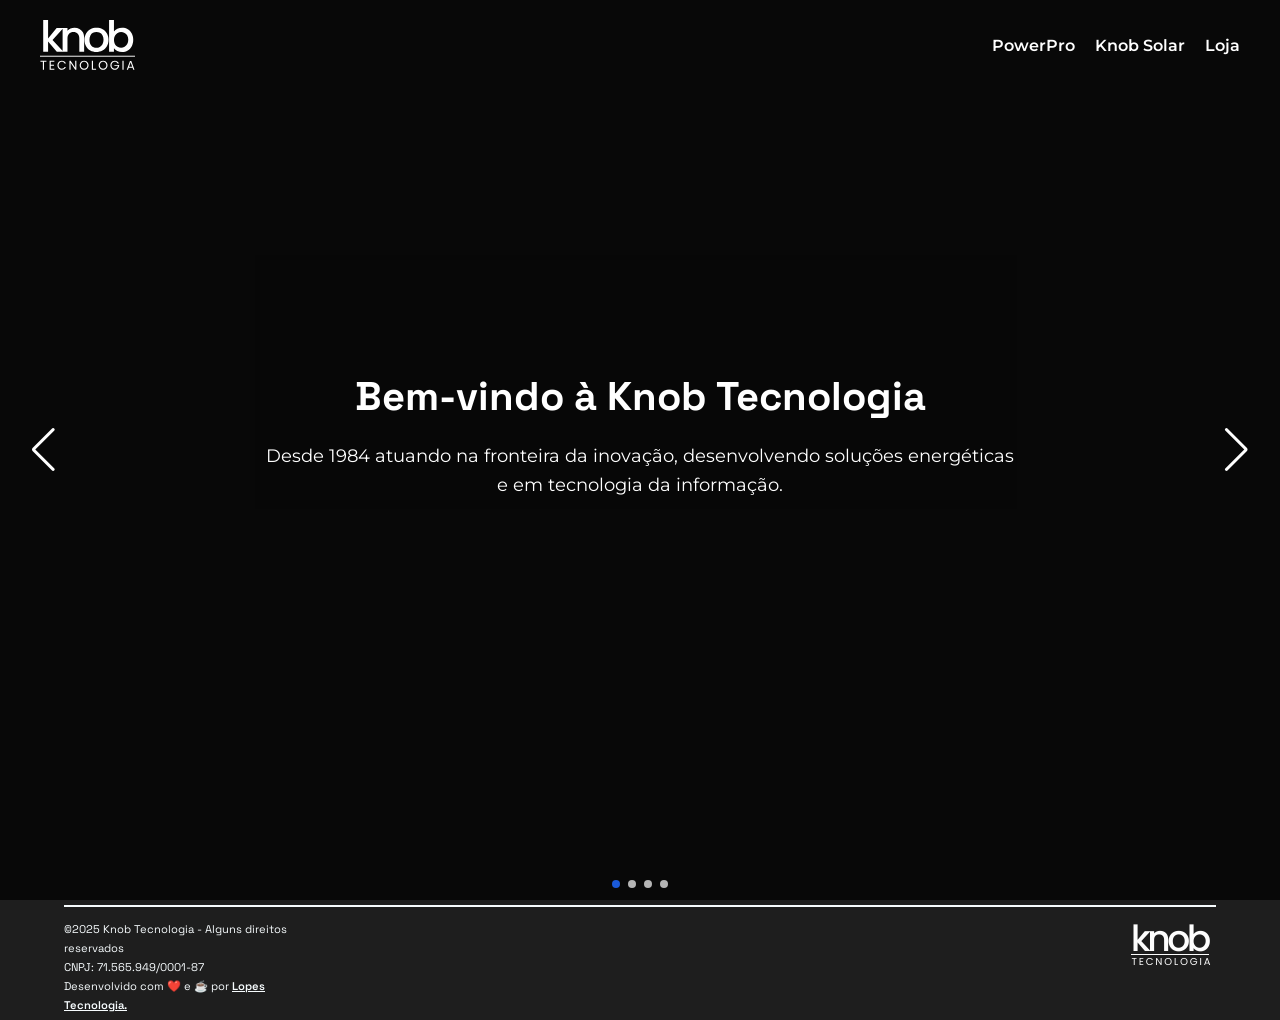
<file: index.html>
<!DOCTYPE html>
<html lang="pt-BR">
<head>
  <meta charset="UTF-8">
  <meta name="viewport" content="width=device-width, initial-scale=1.0">
  <title>Knob Tecnologia</title>
  <link rel="shortcut icon" href="./powerpro/css/imagens/icons/logoTipoLaranja.ico" type="image/x-icon">

  <!-- Swiper CSS -->
  <link rel="stylesheet" href="https://cdn.jsdelivr.net/npm/swiper@11/swiper-bundle.min.css" />

  <style>
    @import url('https://fonts.googleapis.com/css2?family=Montserrat:wght@400;600&family=Space+Grotesk:wght@500;700&display=swap');

    * {
      margin: 0;
      padding: 0;
      box-sizing: border-box;
    }

    body {
      font-family: 'Montserrat', sans-serif;
      background: #111;
      color: #fff;
      overflow-x: hidden;
    }

    header {
      position: absolute;
      top: 0;
      left: 0;
      width: 100%;
      padding: 20px 40px;
      display: flex;
      justify-content: space-between;
      align-items: center;
      z-index: 1000;
    }

    .logo-hader {
      height: 50px;
    }

    .nav-list ul {
      list-style: none;
      display: flex;
      gap: 20px;
    }

    .nav-link {
      color: #fff;
      text-decoration: none;
      font-weight: 600;
    }

    .swiper {
      width: 100%;
      height: 100vh;
    }

    .swiper-slide {
      position: relative;
      display: flex;
      align-items: center;
      justify-content: center;
      background-size: cover;
      background-position: center;
    }

    .overlay {
      position: absolute;
      top: 0; left: 0;
      width: 100%; height: 100%;
      background: rgba(0,0,0,0.55);
      z-index: 1;
    }

    .slide-content {
      position: relative;
      z-index: 2;
      max-width: 800px;
      text-align: center;
      padding: 20px;
    }

    .slide-content h1, .slide-content h2 {
      font-family: 'Space Grotesk', sans-serif;
      font-size: 2.5rem;
      margin-bottom: 20px;
    }

    .slide-content p {
      font-size: 1.1rem;
      margin-bottom: 30px;
      line-height: 1.6;
    }

    .btn {
      display: inline-block;
      padding: 12px 25px;
      font-size: 1rem;
      font-weight: 700;
      background: #1a5ad9;
      color: #fff;
      text-decoration: none;
      border-radius: 8px;
      transition: 0.3s;
    }

    .btn:hover {
      background: #1545a5;
    }

    .swiper-button-next,
    .swiper-button-prev {
      color: #fff;
    }

    /* afastando um pouco da borda */
    .swiper-button-next { right: 30px; }
    .swiper-button-prev { left: 30px; }

    .swiper-pagination-bullet {
      background: #fff;
      opacity: 0.7;
    }

    .swiper-pagination-bullet-active {
      background: #1a5ad9;
      opacity: 1;
    }

footer {
    display: flex;
    flex-direction: column;
    align-items: center;
    justify-content: center;
    height: 120px;
    width: 100%;
    background-color: #1E1E1E;
}
.divisao-footer {
    display: flex;
    width: 90%;
    border: 1px solid #F7FCFE;
}
.conteudo-footer-pt2 {
    display: flex;
    flex-direction: row;
    width: 90%;
    max-height: auto;
    margin-top: 1%;
}

.conteudo-footer-pt2 p {
    font-family: 'Space Grotesk', sans-serif;
    font-style: normal;
    font-weight: 400;
    font-size: 0.7rem;
    line-height: 19px;
    color: #F7FCFE;
}
.conteudo-footer-pt2 a{
    font-family: 'Space Grotesk', sans-serif;
    font-style: normal;
    font-weight: 600;
    font-size: 0.7rem;
    line-height: 19px;
    color: #F7FCFE;
    
    
}
.conteudo-footer-pt2 img {
    display: flex;
    height: 50px;
    margin-left: 70%;
}

    /* Ajustes para mobile */
@media (max-width: 768px) {
  header {
    justify-content: space-between;
    padding: 15px 20px;
  }

  .nav-list {
    display: none; /* esconde os links */
  }
  /* Remove botões de navegação no mobile */
  .swiper-button-next,
  .swiper-button-prev {
    display: none !important;
  }
  footer {
        padding: 1.5rem 0;
        text-align: center;
        height: 200px;
    }

    .conteudo-footer {
        padding: 0 5%;
        text-align: center;
    }

    .conteudo-footer-navegacao,
    .conteudo-footer-navegacao-contribua {
        display: none;
    }

    .conteudo-footer-navegacao h2,
    .conteudo-footer-navegacao-contribua h2 {
        font-size: 1.2rem;
    }

    .conteudo-footer-navegacao a {
        font-size: 0.9rem;
    }

    .conteudo-footer-navegacao h3 {
        font-size: 1rem;
    }

    .conteudo-footer-navegacao-p {
        font-size: 0.8rem;
    }

    .conteudo-footer-navegacao-contato-img img {
        height: 18px;
    }

    .conteudo-footer-navegacao-contato-img a {
        font-size: 0.8rem;
    }

    .conteudo-footer-navegacao-contribua-p {
        font-size: 0.9rem;
    }

    .conteudo-footer-navegacao-contribua-a {
        width: 60%;
        font-size: 0.9rem;
    }

    .divisao-footer {
        width: 90%;
        margin-top: 1.5rem;
    }

    .conteudo-footer-pt2 {
        flex-direction: column;
        width: 90%;
        margin-top: 1.5rem;
        text-align: center;
    }

    .conteudo-footer-pt2 p {
        font-size: 0.75rem;
        margin-bottom: 15px;
        text-align: center;
    }

    .conteudo-footer-pt2 img {
        margin: 0 auto;
        height: 60px;
        width: 100px;
    }
}

  </style>
</head>
<body>

  <header>
    <img src="css/imgs/logo_kntecNoBgWhite.svg" alt="" class="logo-hader">
    <div class="nav-list">
      <ul>
        <li><a href="./powerpro/index.html" class="nav-link" target="_blank">PowerPro</a></li>
        <li><a href="./solar/index.html" class="nav-link" target="_blank">Knob Solar</a></li>
        <li><a href="./powerpro/pgProntos.html" class="nav-link">Loja</a></li>
      </ul>
    </div>
  </header>

  <!-- Swiper -->
  <div class="swiper">
    <div class="swiper-wrapper">

      <!-- Slide 1 -->
      <div class="swiper-slide" style="background-image:url('https://images.unsplash.com/photo-1555949963-aa79dcee981c?ixlib=rb-4.0.3&auto=format&fit=crop&w=1600&q=80');">
        <div class="overlay"></div>
        <div class="slide-content">
          <h1>Bem-vindo à Knob Tecnologia</h1>
          <p>Desde 1984 atuando na fronteira da inovação, desenvolvendo soluções energéticas e em tecnologia da informação.</p>
        </div>
      </div>

      <!-- Slide 2 -->
      <div class="swiper-slide" style="background-image:url('css/imgs/power.jpeg');">
        <div class="overlay"></div>
        <div class="slide-content">
          <h2>PowerPro</h2>
          <p>Aplicativos de gerenciamento de banco de dados, criados sem programação, com foco em autonomia e eficiência.</p>
          <a href="./powerpro/index.html" class="btn" target="_blank">Acessar Agora</a>
        </div>
      </div>

      <!-- Slide 3 -->
      <div class="swiper-slide" style="background-image:url('css/imgs/solar.jpeg');">
        <div class="overlay"></div>
        <div class="slide-content">
          <h2>Knob Solar</h2>
          <p>Soluções em sistemas fotovoltaicos para residências, empresas e áreas rurais.
          Mais de 20 anos de experiência em energia solar, com credibilidade e excelência técnica.</p>
          <a href="./solar/index.html" class="btn" target="_blank">Acessar Agora</a>
        </div>
      </div>

      <!-- Slide 4 -->
      <div class="swiper-slide" style="background-image:url('css/imgs/nuclear.jpg');">
        <div class="overlay"></div>
        <div class="slide-content">
          <h2>Nuclear</h2>
          <p>Trazendo confiabilidade às tecnologias da área núclear desde a década de 80.</p>
          <a href="./nuclear/index.html" class="btn" target="_blank">Acessar Agora</a>
        </div>
      </div>
    </div>

    <!-- Controles -->
    <div class="swiper-button-next"></div>
    <div class="swiper-button-prev"></div>
    <div class="swiper-pagination"></div>
  </div>

  <!-- Swiper JS -->
  <script src="https://cdn.jsdelivr.net/npm/swiper@11/swiper-bundle.min.js"></script>
  <script>
    const swiper = new Swiper('.swiper', {
      loop: true,
      autoplay: {
        delay: 6500, // mais lento que antes
        disableOnInteraction: false,
      },
      pagination: {
        el: '.swiper-pagination',
        clickable: true,
      },
      navigation: {
        nextEl: '.swiper-button-next',
        prevEl: '.swiper-button-prev',
      },
    });
  </script>
<footer>
        <hr class="divisao-footer">
        <div class="conteudo-footer-pt2">
            <p>&copy;2025 Knob Tecnologia - Alguns direitos reservados<br>CNPJ: 71.565.949/0001-87<br>Desenvolvido com ❤️ e ☕ por <a href="https://okaiquelopes.github.io/portfolio" target="_blank" rel="noopener noreferrer">Lopes Tecnologia.</a></p>
            <img src="css/imgs/LOGO KNOB NO BG.png" alt="">
        </div>
    </footer>
</body>
</html>
</file>
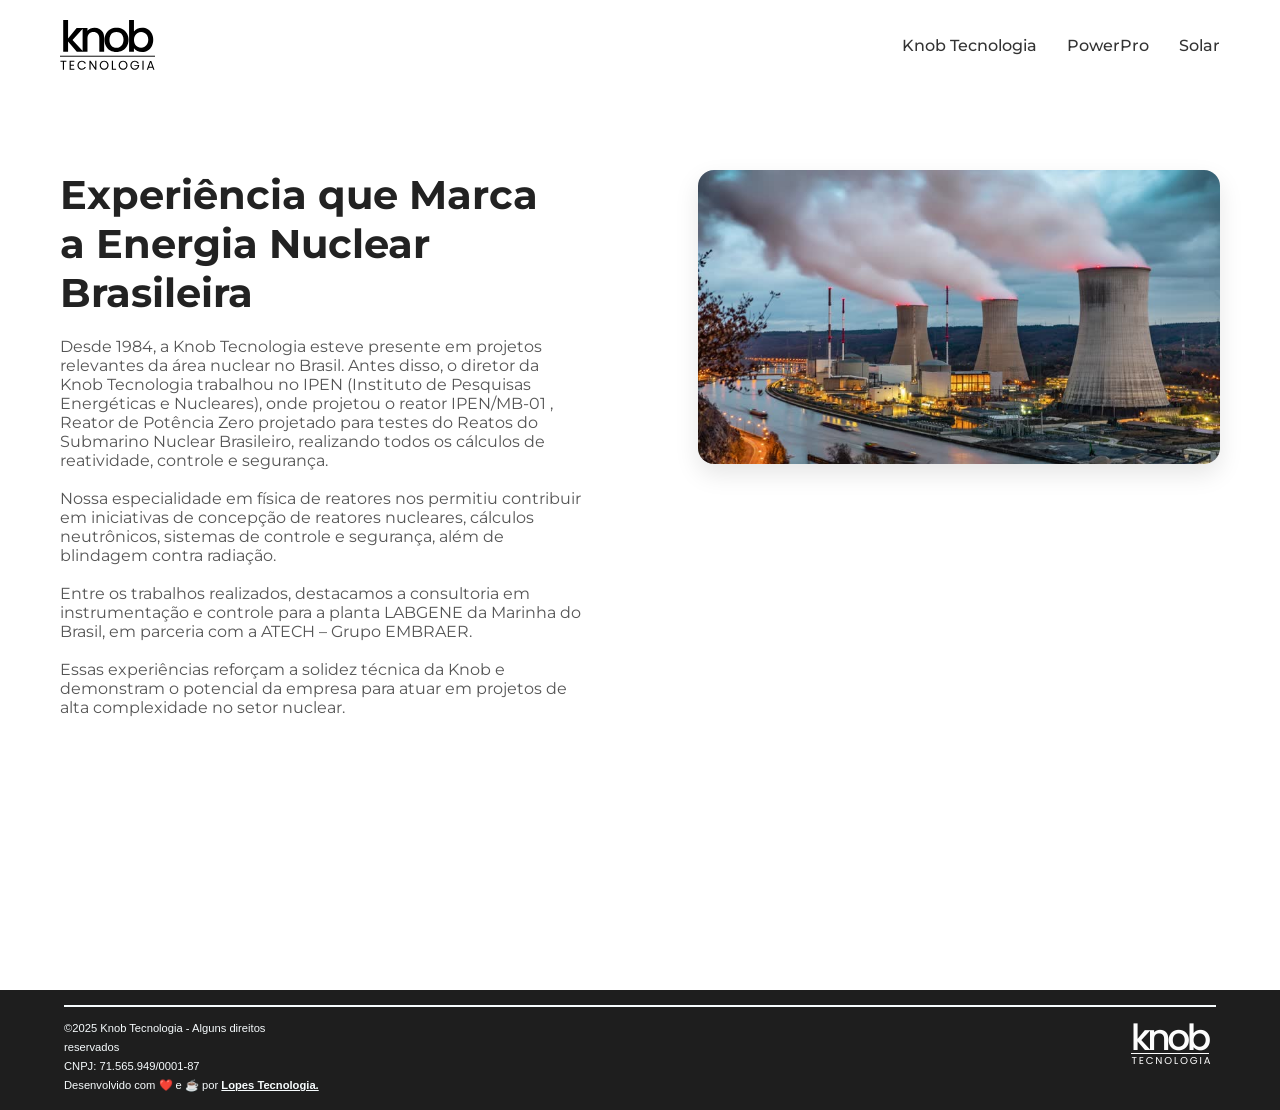
<file: nuclear/index.html>
<!DOCTYPE html>
<html lang="en">
<head>
  <meta charset="UTF-8">
  <meta name="viewport" content="width=device-width, initial-scale=1.0">
  <title>Knob Tecnologia | Energia Nuclear</title>
  <link rel="stylesheet" href="style.css">
  <link href="https://fonts.googleapis.com/css2?family=Montserrat:wght@400;600;700&display=swap" rel="stylesheet">
</head>
<body>
  <!-- Header -->
  <header class="header">
    <div class="logo">
      <img src="logo_kntecNoBgBlack.svg" alt="">
    </div>
    <nav class="nav">
      <ul>
        <li><a href="../index.html" target="_blank">Knob Tecnologia</a></li>
        <li><a href="../powerpro/index.html" target="_blank">PowerPro</a></li>
        <li><a href="../solar/index.html" target="_blank">Solar</a></li>
      </ul>
    </nav>
  </header>

  <!-- Hero Section -->
  <section class="hero">
    <div class="hero-text">
      <h1>Experiência que Marca<br>a Energia Nuclear Brasileira</h1>
      <p>
        Desde 1984, a Knob Tecnologia esteve presente em projetos relevantes da área nuclear no Brasil. Antes disso, o diretor da Knob Tecnologia trabalhou no IPEN (Instituto de Pesquisas Energéticas e Nucleares), onde projetou o reator IPEN/MB-01 , Reator de Potência Zero projetado para testes do Reatos do Submarino Nuclear Brasileiro, realizando todos os cálculos de reatividade, controle e segurança.
        <br><br>
        Nossa especialidade em física de reatores nos permitiu contribuir em iniciativas de concepção de reatores nucleares, cálculos neutrônicos, sistemas de controle e segurança, além de blindagem contra radiação.
        <br><br>
        Entre os trabalhos realizados, destacamos a consultoria em instrumentação e controle para a planta LABGENE da Marinha do Brasil, em parceria com a ATECH – Grupo EMBRAER.
        <br><br>
        Essas experiências reforçam a solidez técnica da Knob e demonstram o potencial da empresa para atuar em projetos de alta complexidade no setor nuclear.
      </p>
    </div>
    <div class="hero-image">
      <img src="gettyimages-900420044-640x640.jpg" alt="Wind turbines on green hills">
    </div>
  </section>

<footer>
        <hr class="divisao-footer">
        <div class="conteudo-footer-pt2">
            <p>&copy;2025 Knob Tecnologia - Alguns direitos reservados<br>CNPJ: 71.565.949/0001-87<br>Desenvolvido com ❤️ e ☕ por <a href="https://okaiquelopes.github.io/portfolio" target="_blank" rel="noopener noreferrer">Lopes Tecnologia.</a></p>
            <img src="LOGO KNOB NO BG.png" alt="">
        </div>
    </footer>
</body>
</html>
</file>
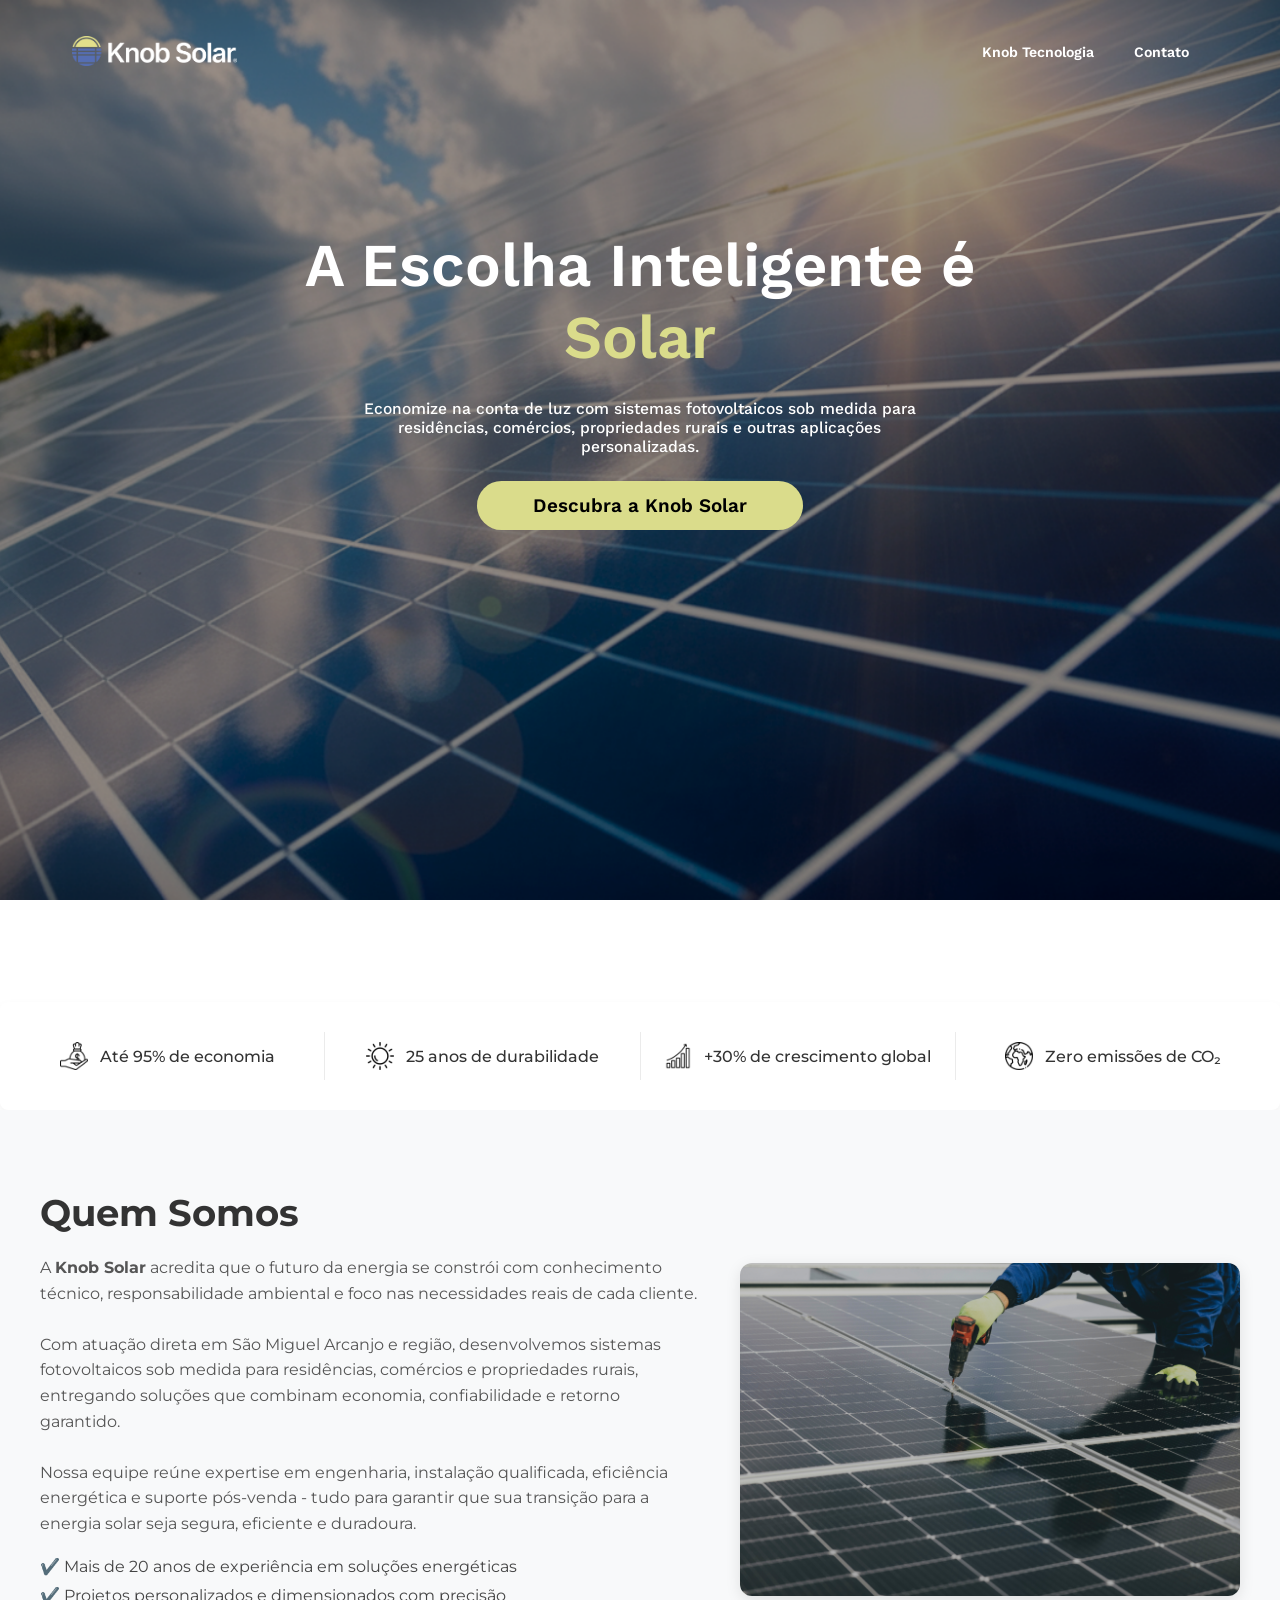
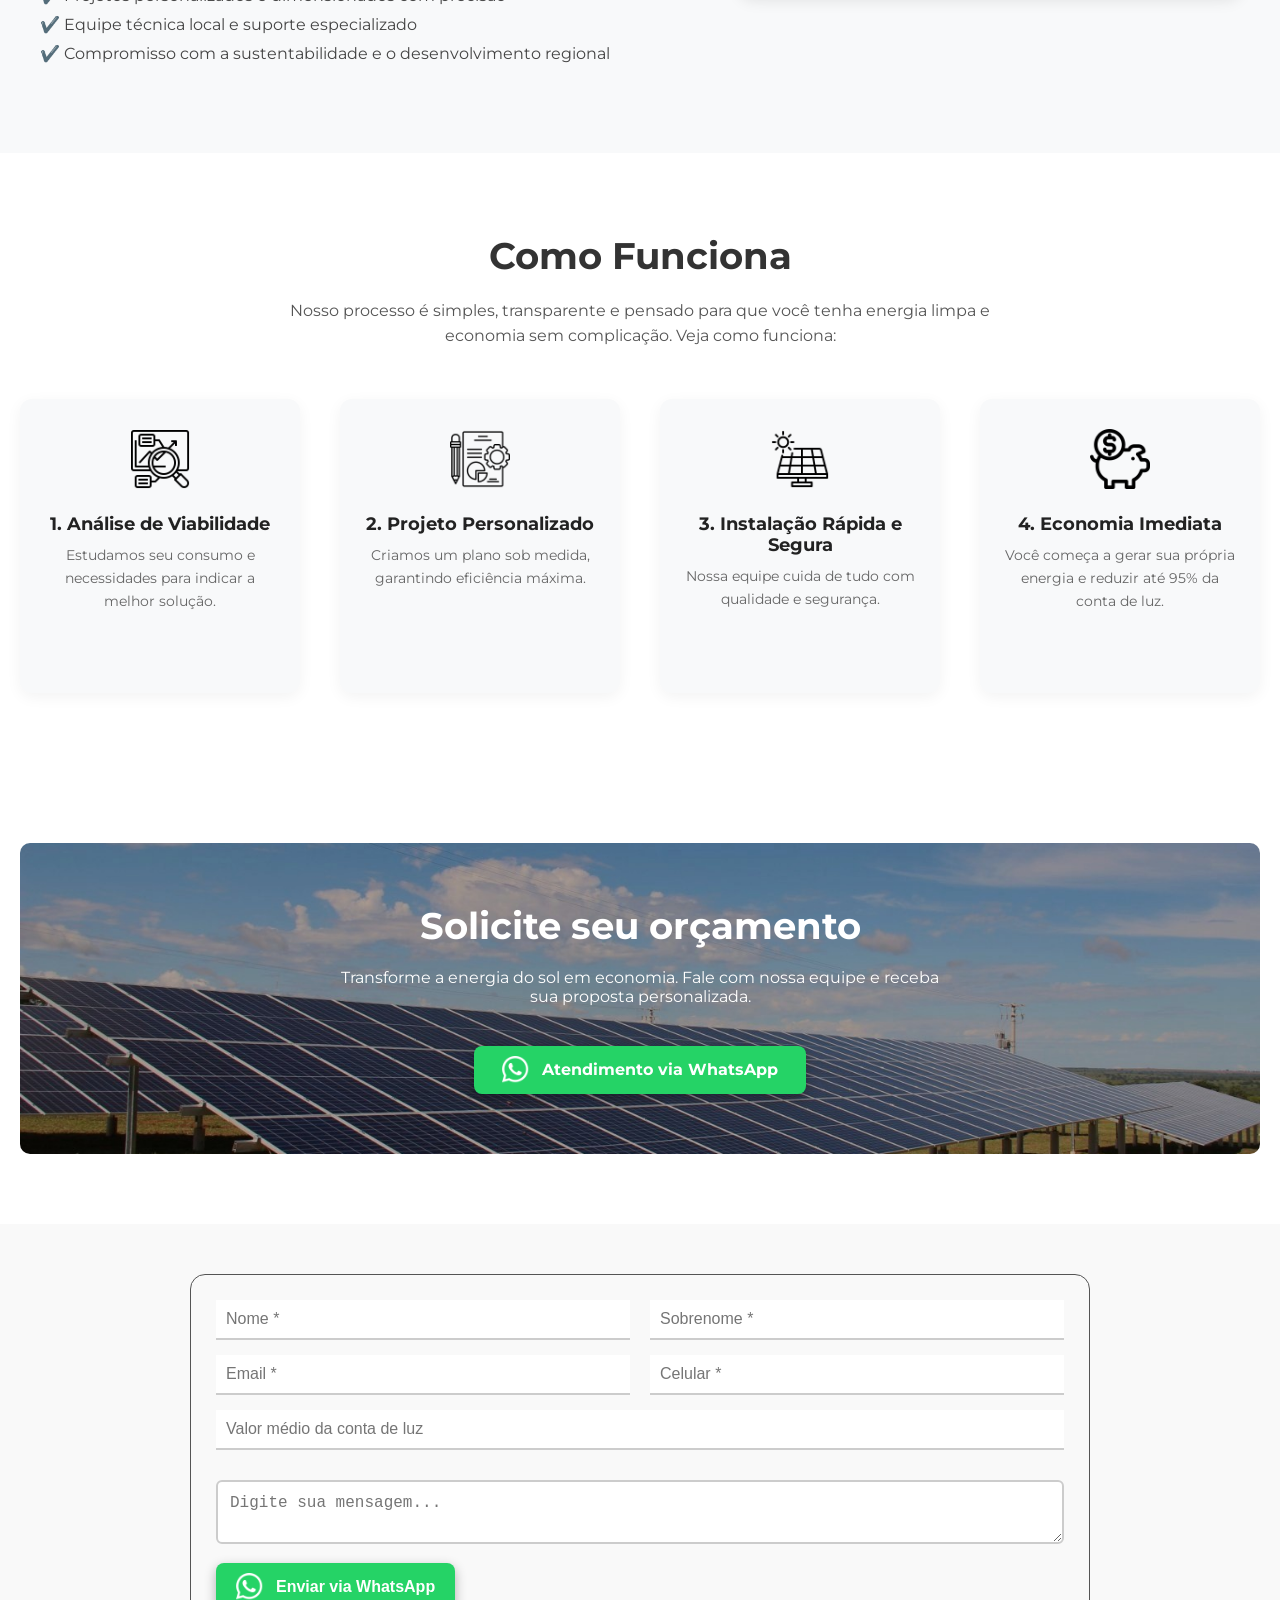
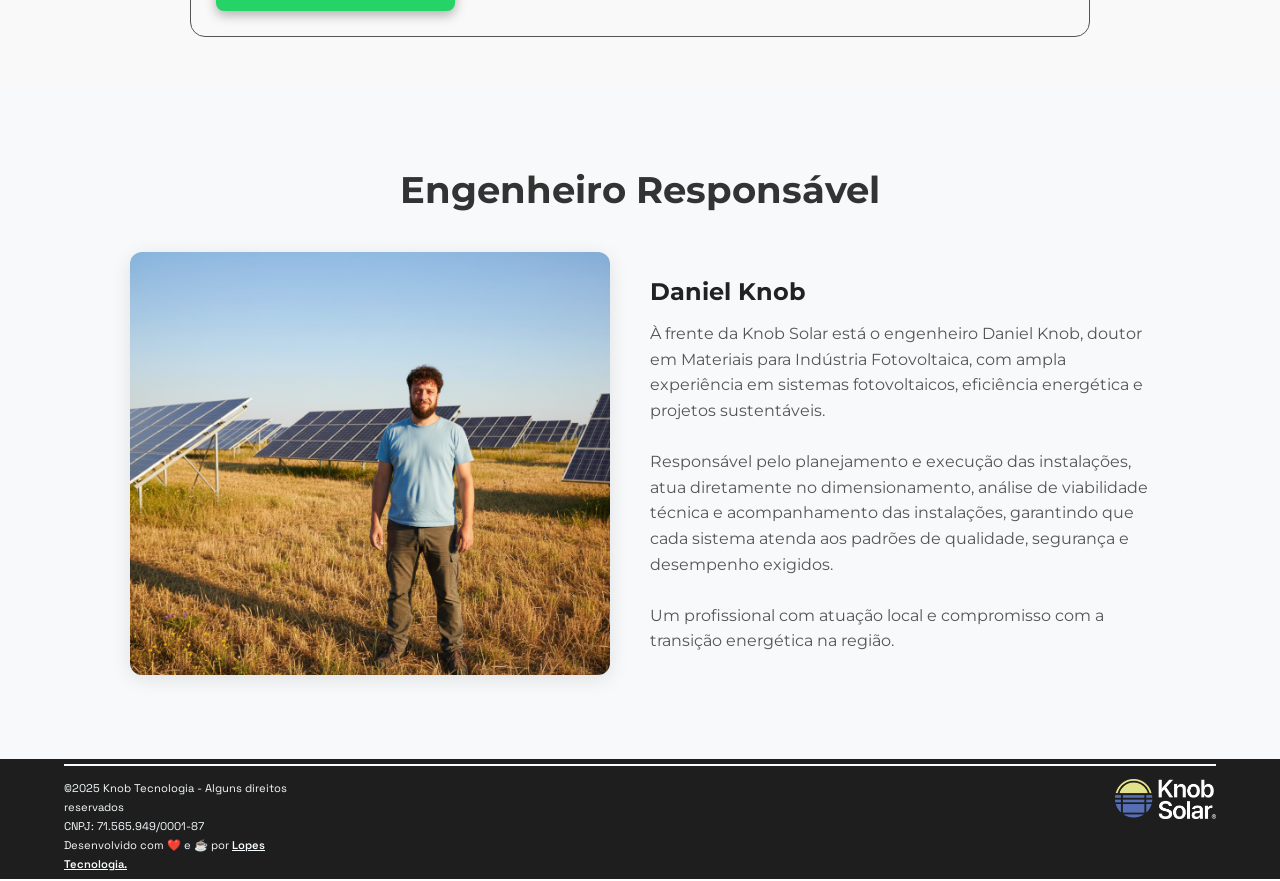
<file: solar/index.html>
<!DOCTYPE html>
<html lang="pt-BR">
<head>
    <meta charset="UTF-8">
    <meta name="viewport" content="width=device-width, initial-scale=1.0">
    <title>Knob Solar | Menos impacto, mais energia.</title>
    <link rel="stylesheet" href="../solar/css/style.css">
    <link rel="shortcut icon" href="css/img/icons/logo-principal-2-branco.png" type="image/x-icon">
</head>
<body>
    <header>
        <nav class="nav-bar">
            <div class="logo-header">
                <img src="css/img/logo-principal-1-branco.png" alt="">
            </div>
            <div class="nav-list">
                <ul>
                    <li class="nav-item"><a href="../index.html" class="nav-link" target="_blank">Knob Tecnologia</a></li>
                    <li class="nav-item"><a href="#contato" class="nav-link">Contato</a></li>
                </ul>
            </div>
    </header>
    <section id="home">
        <div class="conteudo_home">
            <h1 class="titulo-principal">A Escolha Inteligente é <span>Solar</span></h1>
            <p class="subtitulo-principal">Economize na conta de luz com sistemas fotovoltaicos sob medida para residências, comércios, propriedades rurais e outras aplicações personalizadas.</p>
            <a href="#quem-somos" class="btn-saiba-mais-home">Descubra a Knob Solar</a>
        </div>
    </section>
    <section class="info-cards">
        <div class="card">
            <img src="css/img/icons/de-dinheiro.png" alt="Economia" class="icon">
            <span>Até 95% de economia</span>
        </div>
        <div class="card">
            <img src="css/img/icons/sol.png" alt="Durabilidade" class="icon">
            <span>25 anos de durabilidade</span>
        </div>
        <div class="card">
            <img src="css/img/icons/crescimento-de-lucro.png" alt="Crescimento Global" class="icon">
            <span>+30% de crescimento global</span>
        </div>
        <div class="card">
            <img src="css/img/icons/planeta-terra.png" alt="Redução CO2" class="icon">
            <span>Zero emissões de CO₂</span>
        </div>
    </section>
    <section class="quem-somos" id="quem-somos">
        <div class="container">
            <div class="quem-somos-texto">
                <h2>Quem Somos</h2>
                <p>
                    A <strong>Knob Solar</strong> acredita que o futuro da energia se constrói com conhecimento técnico, responsabilidade ambiental e foco nas necessidades reais de cada cliente.
                    <br><br>
                    Com atuação direta em São Miguel Arcanjo e região, desenvolvemos sistemas fotovoltaicos sob medida para residências, comércios e propriedades rurais, entregando soluções que combinam economia, confiabilidade e retorno garantido.
                    <br><br>
                    Nossa equipe reúne expertise em engenharia, instalação qualificada, eficiência energética e suporte pós-venda - tudo para garantir que sua transição para a energia solar seja segura, eficiente e duradoura.
                </p>
                <ul>
                    <li>✔️ Mais de 20 anos de experiência em soluções energéticas</li>
                    <li>✔️ Projetos personalizados e dimensionados com precisão</li>
                    <li>✔️ Equipe técnica local e suporte especializado</li>
                    <li>✔️ Compromisso com a sustentabilidade e o desenvolvimento regional</li>
                </ul>
            </div>
            <div class="quem-somos-imagem">
            <img src="css/img/quem_somosimg.jpg" alt="Equipe Knob Solar trabalhando">
            </div>
        </div>
    </section>
    <section class="como-funciona">
        <div class="container">
            <h2>Como Funciona</h2>
            <p>Nosso processo é simples, transparente e pensado para que você tenha energia limpa e economia sem complicação. Veja como funciona:</p>
            
            <div class="steps">
            <div class="step">
                <img src="css/img/icons/analise-de-dados.png" alt="Análise de Viabilidade">
                <h3>1. Análise de Viabilidade</h3>
                <p>Estudamos seu consumo e necessidades para indicar a melhor solução.</p>
            </div>
            <div class="step">
                <img src="css/img/icons/gestor-de-projeto.png" alt="Projeto Personalizado">
                <h3>2. Projeto Personalizado</h3>
                <p>Criamos um plano sob medida, garantindo eficiência máxima.</p>
            </div>
            <div class="step">
                <img src="css/img/icons/painel-solar.png" alt="Instalação Rápida e Segura">
                <h3>3. Instalação Rápida e Segura</h3>
                <p>Nossa equipe cuida de tudo com qualidade e segurança.</p>
            </div>
            <div class="step">
                <img src="css/img/icons/salvando.png" alt="Economia Imediata">
                <h3>4. Economia Imediata</h3>
                <p>Você começa a gerar sua própria energia e reduzir até 95% da conta de luz.</p>
            </div>
            </div>
        </div>
    </section>
        <section class="orcamento" id="orcamento">
        <div class="overlay">
            <div class="container">
            <h2>Solicite seu orçamento</h2>
            <p>Transforme a energia do sol em economia. Fale com nossa equipe e receba sua proposta personalizada.</p>

            <a href="#formWhatsApp" class="btn-whatsapp">
                <img src="css/img/icons/whatsapp.png" alt="WhatsApp" class="icon">
                <span>Atendimento via WhatsApp</span>
            </a>
            </div>
        </div>
    </section>
    <section class="contato" id="contato">
        <div class="container-contato">
            <!-- Coluna Direita -->
        <div class="form-contato">
        <!--<h2>Fale Conosco!</h2>-->
        <form id="formWhatsApp">
        <div class="linha-form">
        <input type="text" id="firstname" placeholder="Nome *" required>
        <input type="text" id="lastname" placeholder="Sobrenome *" required>
        </div>
        <div class="linha-form">
        <input type="email" id="email" placeholder="Email *" required>
        <input type="text" id="phone" placeholder="Celular *" required>
        </div>
        <div class="linha-form">
        <input type="text" id="conta" placeholder="Valor médio da conta de luz" required>
        </div>
        <textarea id="message" placeholder="Digite sua mensagem..."></textarea>
        <button type="submit"><img src="css/img/icons/whatsapp.png" alt="WhatsApp" class="icon">Enviar via WhatsApp</button>
  </form>
    </div>
    </div>
    </section>
    <section class="engenheiro">
        <div class="container">
            <h2>Engenheiro Responsável</h2>
            <div class="engenheiro-content">
                <div class="engenheiro-img">
                    <img src="css/img/daniel-camposolar.png" alt="Engenheiro Daniel Knob">
                </div>
                <div class="engenheiro-text">
                    <h3>Daniel Knob</h3>
                    <p>À frente da Knob Solar está o engenheiro Daniel Knob, doutor em Materiais para Indústria Fotovoltaica, com ampla experiência em sistemas fotovoltaicos, eficiência energética e projetos sustentáveis.
                    <br><br>
                    Responsável pelo planejamento e execução das instalações, atua diretamente no dimensionamento, análise de viabilidade técnica e acompanhamento das instalações, garantindo que cada sistema atenda aos padrões de qualidade, segurança e desempenho exigidos.
                    <br><br>
                    Um profissional com atuação local e compromisso com a transição energética na região.</p>
                </div>
            </div>
        </div>
    </section>
    <footer>
        <hr class="divisao-footer">
        <div class="conteudo-footer-pt2">
            <p>&copy;2025 Knob Tecnologia - Alguns direitos reservados<br>CNPJ: 71.565.949/0001-87<br>Desenvolvido com ❤️ e ☕ por <a href="https://okaiquelopes.github.io/portfolio" target="_blank" rel="noopener noreferrer">Lopes Tecnologia.</a></p>
            <img src="css/img/logo-principal-2-branco.png" alt="">
        </div>
    </footer>


<script>
  document.getElementById("formWhatsApp").addEventListener("submit", function(e){
    e.preventDefault();

    // pega valores
    let nome = document.getElementById("firstname").value;
    let sobrenome = document.getElementById("lastname").value;
    let email = document.getElementById("email").value;
    let celular = document.getElementById("phone").value;
    let conta = document.getElementById("conta").value;
    let msg = document.getElementById("message").value;

    // número do WhatsApp (formato internacional, sem + e sem traços)
    let numero = "5515981458518"; // troque pelo seu número!

    // monta mensagem
    let texto = `*Novo contato do site* 👋%0A
    Nome: ${nome} ${sobrenome}%0A
    Email: ${email}%0A
    Celular: ${celular}%0A
    Conta de luz: ${conta}%0A
    Mensagem: ${msg}`;

    // link do WhatsApp
    let url = `https://wa.me/${numero}?text=${texto}`;

    // abre no WhatsApp
    window.open(url, "_blank");
  });
</script>
</body>
</html>
</file>
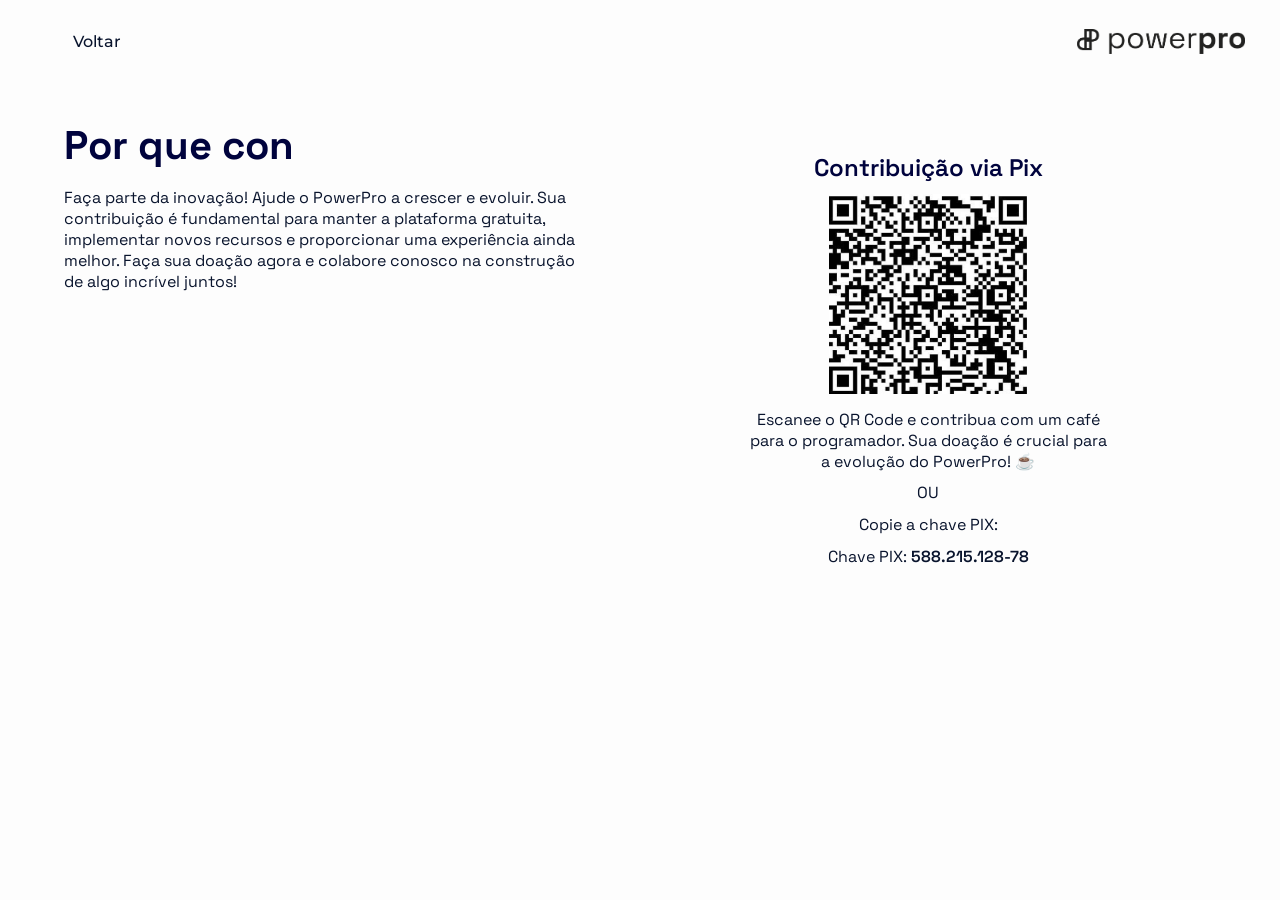
<file: powerpro/contribua.html>
<!DOCTYPE html>
<html lang="pt-BR">
<head>
    <meta charset="UTF-8">
    <meta name="viewport" content="width=device-width, initial-scale=1.0">
    <title>Contribua | PowerPro</title>
    <link rel="stylesheet" href="css/contribua.css">
    <link rel="shortcut icon" href="css/imagens/icons/logoTipoLaranja.ico" type="image/x-icon">
</head>
<body>
    <header>
        <nav class="nav-bar">
            <div class="nav-list">
                <ul>
                    <li class="nav-item"><a href="index.html" class="nav-link">Voltar</a></li>
                </ul>
            </div>
            <div class="logo-header">
                <img src="css/imagens/logoPowerPro1.png" alt="">
            </div>
            <div class="mobile-menu-icon">
                <button onclick="menuShow()"><img class="icon" src="css/imagens/icons/menu-abertoPreto.png" alt=""></button>
            </div>
        </nav>
        <div class="mobile-menu">
            <ul>
                <li class="nav-item"><a href="#powerpro" class="nav-link">FAQ</a></li>
            </ul>    
        </div>
    </header>
    <main>
        <section>
            <div class="textos">
                <h1 id="contribua-title"></h1>
                <p>Faça parte da inovação! Ajude o PowerPro a crescer e evoluir. Sua contribuição é fundamental para manter a plataforma gratuita, implementar novos recursos e proporcionar uma experiência ainda melhor. Faça sua doação agora e colabore conosco na construção de algo incrível juntos!</p>
            </div>
            <div class="payment-container">
                <h2 class="title-pix">Contribuição via Pix</h2>
                <img src="css/imagens/QR-pix.png" alt="Código QR para PIX">
                <p class="desc-pix-1">Escanee o QR Code e contribua com um café para o programador. Sua doação é crucial para a evolução do PowerPro! ☕</p>
                <p class="p-ou">OU</p>
                <p class="desc-pix-1">Copie a chave PIX:</p>
                <p class="chave-pix">Chave PIX: <span class="pix-key">588.215.128-78</span></p>
            </div>
        </section>
    </main>
    
    <script>
        const text = "Por que contribuir com o PowerPro?";
        const textElement = document.getElementById("contribua-title");


        let index = 0;

        function type() {
        if (index < text.length) {
            textElement.textContent += text[index];
            index++;
        } else {
            textElement.innerHTML += '<span id="blinking-cursor">|</span>';
            clearInterval(typingInterval);
            setInterval(blinkCursor, 500);
        }
        }

        function blinkCursor() {
        const cursor = document.getElementById("blinking-cursor");
        cursor.style.visibility = (cursor.style.visibility === 'hidden') ? 'visible' : 'hidden';
        }

        const typingInterval = setInterval(type, 90);
    </script>
</body>
</html>
</file>
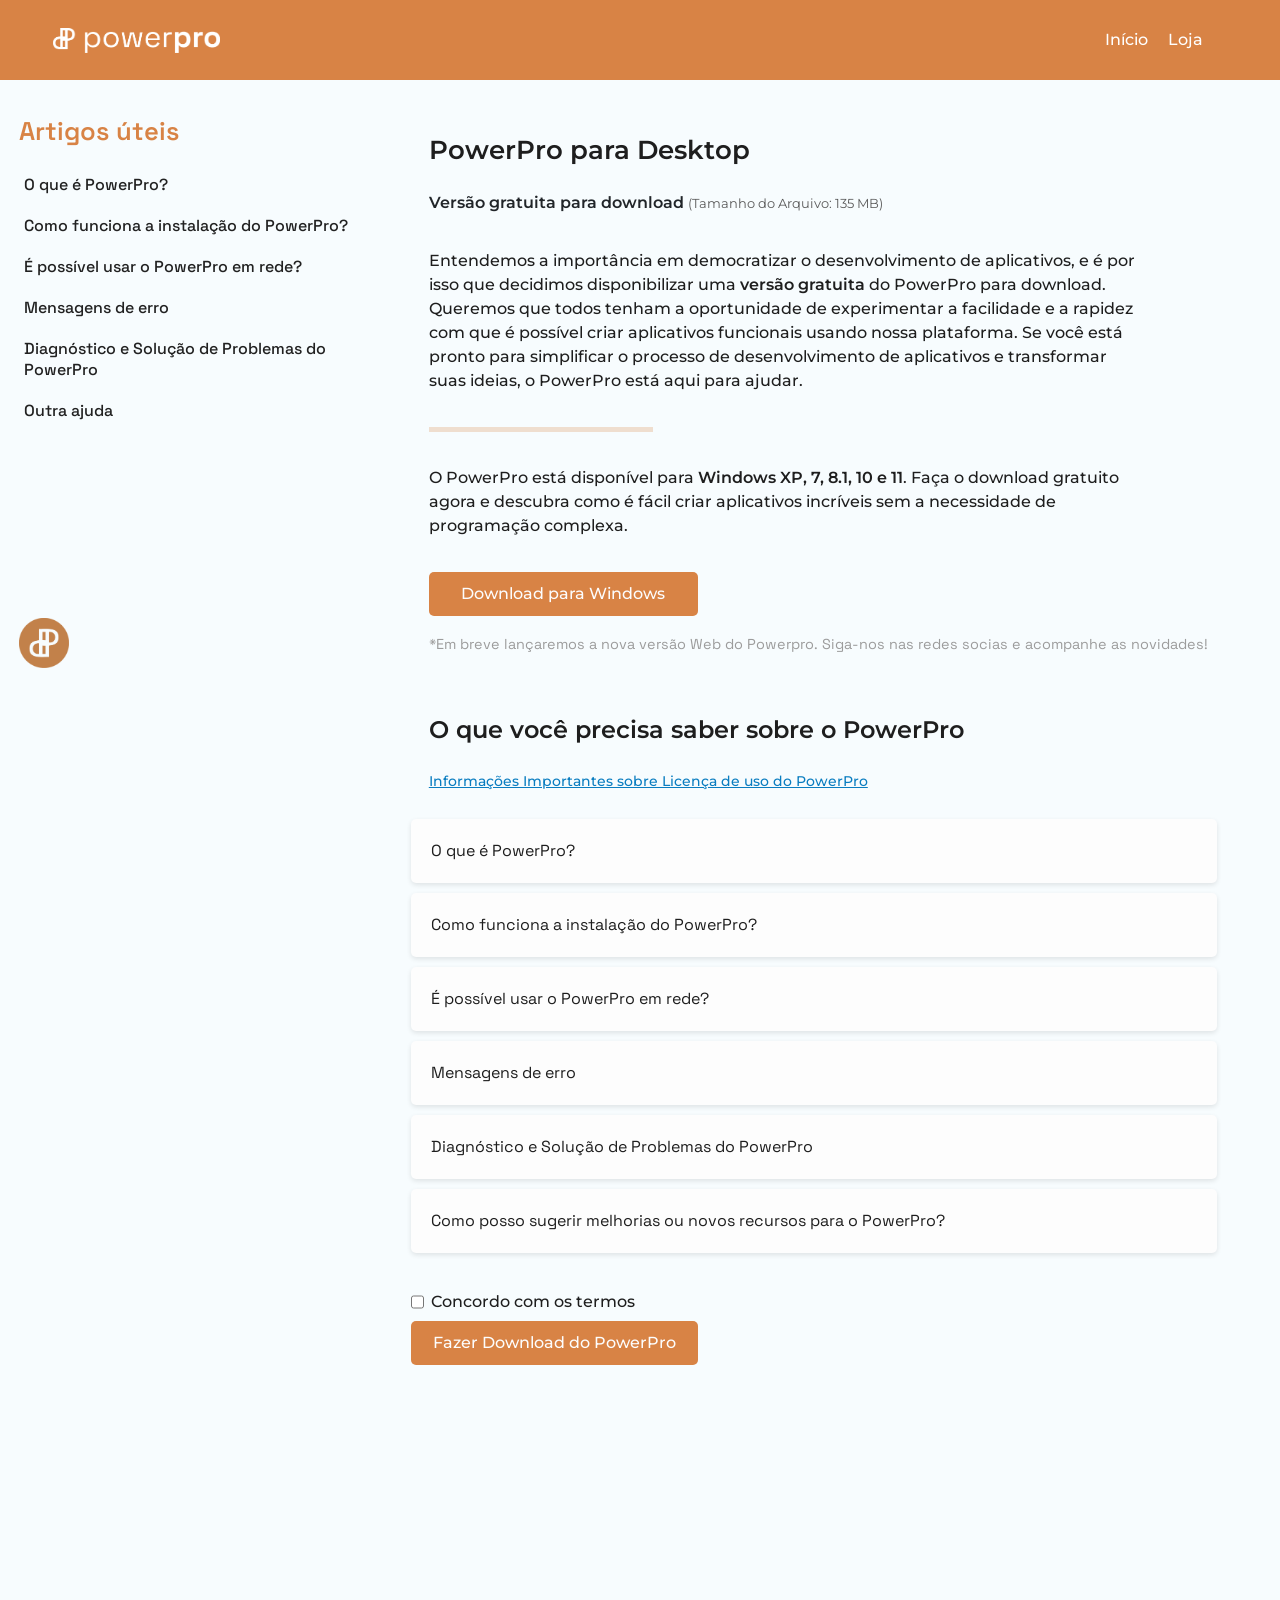
<file: powerpro/download.html>
<!DOCTYPE html>
<html lang="pt-BR">
<head>
    <meta charset="UTF-8">
    <meta name="viewport" content="width=device-width, initial-scale=1.0">
    <title>Download PowerPro | Knob Tecnologia</title>
    <link href="https://cdn.jsdelivr.net/npm/bootstrap@5.3.3/dist/css/bootstrap.min.css" rel="stylesheet">
    <link rel="stylesheet" href="css/download.css">
    <link rel="shortcut icon" href="css/imagens/icons/logoTipoLaranja.ico" type="image/x-icon">
</head>
<body>
  <header>
    <nav class="nav-bar">
        <div class="logo-header">
            <img src="css/imagens/logoPowerPro1White.png" alt="PowerPro Logo">
        </div>
        <div class="nav-links">
            <a href="index.html" class="nav-link">Início</a>
            <a href="pgProntos.html" class="nav-link">Loja</a>
        </div>
    </nav>
  </header>
  <main>
    <section id="home">
        <div class="left-menu">
            <div class="left-menu-links">
                <h3>Artigos úteis</h3>
                <a href="artigos-powerpro/artigos.html#oq-Power" target="_blank" rel="noopener noreferrer">O que é PowerPro?</a>
                <a href="artigos-powerpro/artigos.html#funciona-Power" target="_blank" rel="noopener noreferrer">Como funciona a instalação do PowerPro?</a>
                <a href="artigos-powerpro/artigos.html#rede-Power" target="_blank" rel="noopener noreferrer">É possível usar o PowerPro em rede?</a>
                <a href="artigos-powerpro/artigos.html#mensagens-Power" target="_blank" rel="noopener noreferrer">Mensagens de erro</a>
                <a href="artigos-powerpro/artigos.html#diagnostico-Power" target="_blank" rel="noopener noreferrer">Diagnóstico e Solução de Problemas do PowerPro</a>
                <a href="index.html#faq" target="_blank" rel="noopener noreferrer">Outra ajuda</a>
            </div>
            <a href="index.html"><div class="left-menu-logoP"><img src="css/imagens/logoTipoLaranja.png" alt="Knob Tecnologia"></div></a>
        </div>
        <div class="right-content">
            <h1 class="right-content-title">PowerPro para Desktop</h1>
            <p class="versao">Versão gratuita para download <span style="font-size: 0.8rem; color: #5b5b5b;font-weight: 400; user-select: none;">(Tamanho do Arquivo: 135 MB)</span></p>
            <p class="p-1right-content">
                Entendemos  a importância em democratizar o desenvolvimento de aplicativos, e é por isso que decidimos disponibilizar uma <span>versão gratuita</span> do PowerPro para download. Queremos que todos tenham a oportunidade de experimentar a facilidade e a rapidez com que é possível criar aplicativos funcionais usando nossa plataforma. Se você está pronto para simplificar o processo de desenvolvimento de aplicativos e transformar suas ideias, o PowerPro está aqui para ajudar.
            </p>
            <hr class="divisao-right-content">
            <p class="p-2right-content">
                O PowerPro está disponível para <span>Windows XP, 7, 8.1, 10 e 11</span>. Faça o download gratuito agora e descubra como é fácil criar aplicativos incríveis sem a necessidade de programação complexa.
            </p>
            <a href="#meuBotao" class="btn-right-content">Download para Windows</a>
            <p class="botao-P">*Em breve lançaremos a nova versão Web do Powerpro. Siga-nos nas redes socias e acompanhe as novidades!</p>
            <div class="sobre">
                <h1 class="title-sobre-right">O que você precisa saber sobre o PowerPro</h1>
                <a href="#" class="link-licenca">Informações Importantes sobre Licença de uso do PowerPro</a>
                <ul class="benefits-list">
                    <li>
                      <span class="benefit-title">O que é PowerPro?</span>
                      <div class="benefit-details">
                        Desenvolvido com o conceito DOOP (Direct Object-oriented Programming), tecnologia desenvolvida e patenteada pela empresa KNOB TECNOLOGIA, o PowerPro não exige conhecimentos de programação, pois as tabelas e relacionamentos são efetuados automaticamente a partir de simples textos ou inclusão de objetos na tela com o clicar do mouse.
                        <br><br>
                        Muito mais eficaz do que o uso de Planilhas Eletrônicas e com a mesma simplicidade, o PowerPro permite desenvolver em minutos aplicativos de Bancos de Dados completos, com telas de dados, cálculos envolvendo campos, relacionamentos entre tabelas, inclusão de objetos Windows como botões, caixas de combinações, caixas de listagens, caixas de checagem, figuras, objetos OLE, paginas e grades. 
                        <br><br>
                        Com o PowerPro, você não precisa de conhecimentos em programação, apenas de sua criatividade e vontade de criar. Vem com a gente! A criação de aplicativos por aqui, é tão simples quanto escrever em um bloco de notas!
                      </div>
                    </li>
                    <li>
                      <span class="benefit-title">Como funciona a instalação do PowerPro?</span>
                      <div class="benefit-details">
                        A instalação do PowerPro é simples e rápida. Ela é feita através de um instalador executável (.exe), que você baixa diretamente do nosso site ou recebe por link. Basta seguir os passos abaixo:
                        <br><br>
                        Baixe o arquivo .exe do instalador.
                        <br>
                        Dê dois cliques no arquivo para iniciar a instalação.
                        <br>
                        Siga as instruções na tela do assistente de instalação (é um processo guiado).
                        <br>
                        Em poucos minutos, o PowerPro estará instalado e pronto para uso.
                        <br><br>
                        ⚠️ Dica: Se aparecer uma mensagem de segurança do Windows, clique em “Mais informações” e depois em “Executar assim mesmo”. Isso é comum com instaladores .exe baixados da internet.
                      </div>
                    </li>
                    <li>
                      <span class="benefit-title">É possível usar o PowerPro em rede?</span>
                      <div class="benefit-details">
                        Sim, o PowerPro pode ser usado em rede, especialmente em ambientes com Windows Server. Como o PowerPro é um sistema desenvolvido para plataformas Windows, ele funciona perfeitamente em redes corporativas, permitindo que múltiplos usuários acessem e utilizem o software simultaneamente, desde que a infraestrutura de rede e permissões estejam configuradas corretamente.
                        <br><br>
                        Para garantir o melhor desempenho e segurança, recomendamos que a instalação seja feita em servidores Windows apropriados, com compartilhamento adequado dos recursos e controle de acesso para os usuários.
                        <br><br>
                        Se precisar, podemos ajudar com orientações específicas para configurar o PowerPro em sua rede.
                      </div>
                    </li>
                    <li>
                      <span class="benefit-title">Mensagens de erro</span>
                      <div class="benefit-details">
                        Se você encontrar mensagens de erro durante o uso do PowerPro, uma dica importante é reiniciar o sistema. Muitas vezes, a reinicialização permite que os arquivos e recursos do programa sejam reorganizados automaticamente, corrigindo eventuais inconsistências temporárias.
                        <br><br>
                        Além disso, sempre verifique:
                        <br><br>
                        Se o software está atualizado para a última versão;
                        <br>
                        Se o computador atende aos requisitos mínimos de sistema;
                        <br>
                        Se há permissões adequadas para acessar os arquivos e pastas do PowerPro.
                      </div>
                    </li>
                    <li>
                      <span class="benefit-title">Diagnóstico e Solução de Problemas do PowerPro</span>
                      <div class="benefit-details">
                        Se você encontrar algum problema ao usar o PowerPro, siga estas orientações básicas para diagnóstico e solução:
                        <br><br>
                        Reinicie o sistema: Muitas vezes, reiniciar reorganiza automaticamente os arquivos e resolve falhas temporárias.
                        <br>
                        Verifique atualizações: Mantenha o PowerPro sempre atualizado para evitar erros corrigidos em versões recentes.
                        <br>
                        Confirme os requisitos do sistema: Garanta que seu computador atende aos requisitos mínimos para o funcionamento do software.
                        <br>
                        Analise mensagens de erro: Leia com atenção as mensagens exibidas para entender a causa do problema.
                        <br>
                        Envie feedbacks: Embora não ofereçamos suporte técnico gratuito, seu feedback é essencial para melhorias futuras. Envie-nos sugestões e relatos de erros.
                        <br><br>
                        Para suporte técnico especializado, consulte nossos planos e serviços pagos.
                      </div>
                    </li>
                    <li>
                      <span class="benefit-title">Como posso sugerir melhorias ou novos recursos para o PowerPro?</span>
                      <div class="benefit-details">
                        Valorizamos muito a opinião dos nossos usuários! Se você tiver sugestões de melhorias ou ideias para novos recursos, envie suas contribuições através do nosso formulário de contato. Adoramos ouvir você e estamos sempre buscando evoluir com a sua ajuda!
                      </div>
                    </li>
                </ul>
                <div class="btn-downloadCheck">
                  <div class="check">
                    <input type="checkbox" id="autorizarCheckbox">
                    <label for="autorizarCheckbox" class="checkbox-label">Concordo com os termos</label>
                  </div>
                  <a id="meuBotao" href="https://github.com/powerprodeveloper/knobtecnologia/releases/download/Exec/powerpro.exe" download="PowerPro" class="btn-download-check">
                    Fazer Download do PowerPro
                  </a>
                </div>
            </div>
        </div>
    </section>
  </main>
  <script src="script.js"></script>
  <script src="https://cdn.jsdelivr.net/npm/bootstrap@5.3.3/dist/js/bootstrap.bundle.min.js"></script>
</body>
</html>
</file>
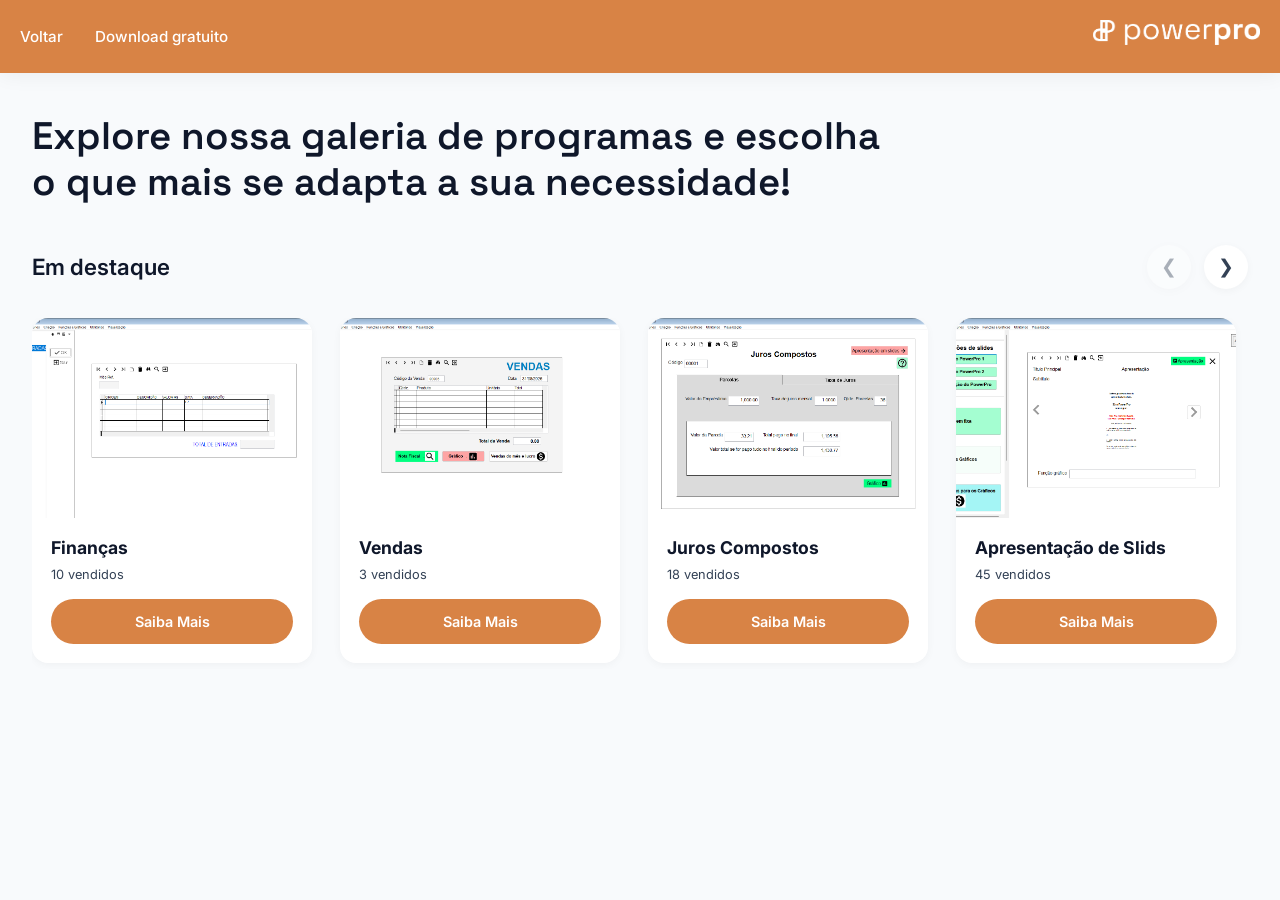
<file: powerpro/pgProntos.html>
<!DOCTYPE html>
<html lang="pt-BR">
<head>
    <meta charset="UTF-8">
    <meta name="viewport" content="width=device-width, initial-scale=1.0">
    <title>Programas Prontos PowerPro | Knob Tecnologia</title>
    <link rel="stylesheet" href="css/pgProntos.css">
    <link rel="shortcut icon" href="css/imagens/icons/logoTipoLaranja.ico" type="image/x-icon">
</head>
<body>
    <header>
        <nav class="nav-bar">
            <div class="nav-list">
                <ul>
                    <li class="nav-item"><a href="index.html" class="nav-link">Voltar</a></li>
                    <li class="nav-item"><a href="download.html" target="_blank" class="nav-link">Download gratuito</a></li>
                </ul>
            </div>
            <div class="logo-header">
                <img src="css/imagens/logoPowerPro1White.png" alt="PowerPro">
            </div>
            <div class="mobile-menu-icon">
                <button onclick="menuShow()"><img class="icon" src="css/imagens/icons/menu-abertoPreto.png" alt="Menu"></button>
            </div>
        </nav>
        <div class="mobile-menu">
            <ul>
                <li><a href="#powerpro">FAQ</a></li>
            </ul>    
        </div>
    </header>
    <main>
        <section id="home">
            <div class="title-home">
                <h1>Explore nossa galeria de programas e escolha<br>o que mais se adapta a sua necessidade!</h1>
            </div>
            <div class="featured-section">
                <div class="featured-header">
                    <h2>Em destaque</h2>
                    <div class="nav-buttons" aria-hidden="false">
                        <button id="btnPrev" aria-label="Anterior">❮</button>
                        <button id="btnNext" aria-label="Próximo">❯</button>
                    </div>
                </div>
                <div class="carousel-wrapper" id="carouselWrapper">
                    <div class="carousel-track" id="carouselTrack">
                        <!-- Card 1 -->
                        <div class="card" data-id="1">
                            <img src="css/imagens/programas/financas.png" alt="Orçamentos">
                            <div class="card-content">
                                <div class="card-title">Finanças</div>
                                <div class="sold-info">10 vendidos</div>
                                <a href="produto.html?id=1" class="btn-saiba-mais">Saiba Mais</a>
                            </div>
                        </div>
                        <!-- Card 2 -->
                        <div class="card" data-id="2">
                            <img src="css/imagens/programas/vendas.png" alt="Controle de Estoque">
                            <div class="card-content">
                                <div class="card-title">Vendas</div>
                                <div class="sold-info">3 vendidos</div>
                                <a href="produto.html?id=2" class="btn-saiba-mais">Saiba Mais</a>
                            </div>
                        </div>
                        <!-- Card 3 -->
                        <div class="card" data-id="3">
                            <img src="css/imagens/programas/jurus.png" alt="Financeiro Básico">
                            <div class="card-content">
                                <div class="card-title">Juros Compostos</div>
                                <div class="sold-info">18 vendidos</div>
                                <a href="produto.html?id=3" class="btn-saiba-mais">Saiba Mais</a>
                            </div>
                        </div>
                        <!-- Card 4 -->
                        <div class="card" data-id="4">
                            <img src="css/imagens/programas/slids.png" alt="Cadastro de Clientes">
                            <div class="card-content">
                                <div class="card-title">Apresentação de Slids</div>
                                <div class="sold-info">45 vendidos</div>
                                <a href="produto.html?id=4" class="btn-saiba-mais">Saiba Mais</a>
                            </div>
                        </div>
                        <!-- Card 5 -->
                        <div class="card" data-id="5">
                            <img src="css/imagens/programas/medicos.png" alt="Escolar/Curso Simples">
                            <div class="card-content">
                                <div class="card-title">Médicos</div>
                                <div class="sold-info">6 vendidos</div>
                                <a href="produto.html?id=5" class="btn-saiba-mais">Saiba Mais</a>
                            </div>
                        </div>
                        <!-- Card 6 -->
                        <div class="card" data-id="6">
                            <img src="css/imagens/programas/cooper.png" alt="Locação">
                            <div class="card-content">
                                <div class="card-title">Cooperativas</div>
                                <div class="sold-info">1 vendidos</div>
                                <a href="produto.html?id=6" class="btn-saiba-mais">Saiba Mais</a>
                            </div>
                        </div>
                    </div>
                </div>
            </div>
        </section>
    </main>
    <script src="pg_script.js"></script>
    <script>
        function menuShow() {
            let menuMobile = document.querySelector('.mobile-menu');
            if (menuMobile.classList.contains('open')) {
                menuMobile.classList.remove('open');
                document.querySelector('.icon').src = "css/imagens/icons/menu-abertoPreto.png";
            } else {
                menuMobile.classList.add('open');
                document.querySelector('.icon').src = "css/imagens/icons/botao-fecharPreto.png";
            }
        }
    </script>
</body>
</html>
</file>
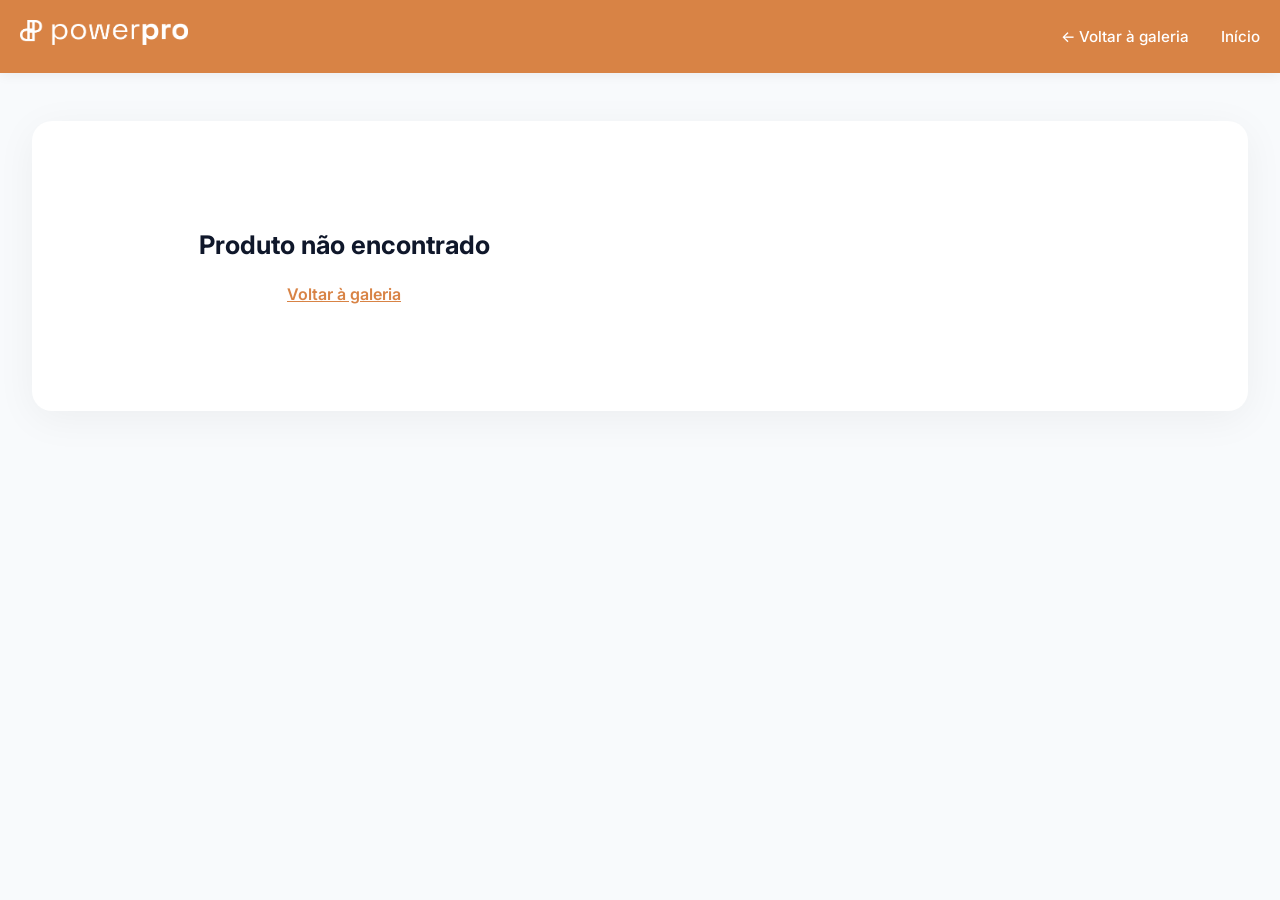
<file: powerpro/produto.html>
<!DOCTYPE html>
<html lang="pt-BR">
<head>
    <meta charset="UTF-8">
    <meta name="viewport" content="width=device-width, initial-scale=1.0">
    <title>Detalhes do Programa | PowerPro</title>
    <link rel="stylesheet" href="css/produto.css">
    <link rel="shortcut icon" href="css/imagens/icons/logoTipoLaranja.ico" type="image/x-icon">
</head>
<body>
    <header>
        <nav class="nav-bar">
            <div class="logo-header">
                <img src="css/imagens/logoPowerPro1White.png" alt="PowerPro">
            </div>
            <div class="nav-list">
                <ul>
                    <li><a href="pgProntos.html">← Voltar à galeria</a></li>
                    <li><a href="index.html">Início</a></li>
                </ul>
            </div>
        </nav>
    </header>
    <main>
        <section id="detalhes">
            <div class="container-detalhes">
                <div class="produto-imagem">
                    <img id="produtoImg" src="" alt="Imagem do produto">
                </div>
                <div class="produto-info">
                    <h1 id="produtoTitulo">Título</h1>
                    <p id="produtoDescricao">Descrição do produto.</p>
                    <p class="produto-preco" id="produtoPreco">R$ 0,00</p>
                    <a id="btnComprar" href="#" target="_blank" class="btn-comprar">Comprar via WhatsApp</a>
                </div>
            </div>
        </section>
    </main>
    <script>
        const produtos = {
            1: {
                titulo: "Finanças",
                descricao: "Sistema completo para gerenciar finanças pessoais ou empresariais. Inclui cadastro de clientes, itens, impressão de orçamentos e histórico.",
                preco: "R$ 29,90",
                img: "css/imagens/programas/financas.png",
                whatsapp: "5515981458518"
            },
            2: {
                titulo: "Vendas",
                descricao: "Gerencie suas vendas de forma eficiente. Controle de estoque, emissão de notas fiscais, relatórios detalhados e muito mais.",
                preco: "R$ 89,90",
                img: "css/imagens/programas/vendas.png",
                whatsapp: "5515981458518"
            },
            3: {
                titulo: "Juros Compostos",
                descricao: "Calcule juros compostos de forma rápida e prática. Ideal para investimentos, financiamentos e planejamento financeiro.",
                preco: "R$ 15,50",
                img: "css/imagens/programas/jurus.png",
                whatsapp: "5515981458518"
            },
            4: {
                titulo: "Apresentação de Slids",
                descricao: "Crie apresentações de slides de forma simples e intuitiva. Personalize com textos, imagens e efeitos visuais para impactar sua audiência.",
                preco: "R$ 50,00",
                img: "css/imagens/programas/slids.png",
                whatsapp: "5515981458518"
            },
            5: {
                titulo: "Médicos",
                descricao: "Sistema para clínicas e consultórios médicos. Gerencie pacientes, agendamentos, prontuários e relatórios de forma eficiente.",
                preco: "R$ 579,90",
                img: "css/imagens/programas/medicos.png",
                whatsapp: "5515981458518"
            },
            6: {
                titulo: "Cooperativas",
                descricao: "Sistema especializado para gerenciar cooperativas. Controle de membros, reuniões, financeiro e muito mais.",
                preco: "R$ 199,90",
                img: "css/imagens/programas/cooper.png",
                whatsapp: "5515981458518"
            }
        };

        const params = new URLSearchParams(window.location.search);
        const id = params.get('id');

        if (id && produtos[id]) {
            const p = produtos[id];
            document.getElementById('produtoTitulo').textContent = p.titulo;
            document.getElementById('produtoDescricao').textContent = p.descricao;
            document.getElementById('produtoPreco').textContent = p.preco;
            document.getElementById('produtoImg').src = p.img;
            document.getElementById('btnComprar').href = `https://wa.me/${p.whatsapp}?text=Olá! Gostaria de comprar o programa "${p.titulo}" por ${p.preco}.`;
        } else {
            document.querySelector('.container-detalhes').innerHTML = `
                <div style="text-align:center;padding:4rem 2rem;">
                    <h2 style="font-size:1.6rem;">Produto não encontrado</h2>
                    <a href="pgProntos.html" style="color:#D88345;font-weight:600;margin-top:1rem;display:inline-block;">Voltar à galeria</a>
                </div>
            `;
        }
    </script>
</body>
</html>
</file>
<file: nuclear/style.css>
* {
  margin: 0;
  padding: 0;
  box-sizing: border-box;
}

body {
  font-family: 'Montserrat', sans-serif;
  background-color: #fff;
  color: #222;
}

/* Header */
.header {
  width: 100%;
  padding: 20px 60px;
  display: flex;
  justify-content: space-between;
  align-items: center;
}

.logo {
  display: flex;
 height: 50px;
}

.logo img {
  height: 50px;
}

.nav ul {
  list-style: none;
  display: flex;
  gap: 30px;
}

.nav ul li a {
  text-decoration: none;
  color: #333;
  font-weight: 500;
}

.btn-primary {
  background: #3CB371;
  color: #fff;
  padding: 10px 18px;
  border-radius: 6px;
  font-size: 14px;
  font-weight: 600;
  text-decoration: none;
  transition: background 0.3s;
}

.btn-primary:hover {
  background: #2a8c55;
}

/* Hero Section */
.hero {
  display: flex;
  height: 100vh;
  justify-content: space-between;
  padding: 80px 60px;
}

.hero-text {
  max-width: 45%;
}

.hero-text h1 {
  font-size: 40px;
  font-weight: 700;
  margin-bottom: 20px;
}

.hero-text p {
  font-size: 16px;
  margin-bottom: 30px;
  color: #555;
}

.buttons {
  display: flex;
  gap: 15px;
}

.btn-green {
  background: #3CB371;
  color: #fff;
  padding: 12px 22px;
  border-radius: 6px;
  text-decoration: none;
  font-weight: 600;
  transition: background 0.3s;
}

.btn-green:hover {
  background: #2a8c55;
}

.btn-light {
  background: #f2f2f2;
  color: #333;
  padding: 12px 22px;
  border-radius: 6px;
  text-decoration: none;
  font-weight: 600;
}

/* Hero Image */
.hero-image {
  position: relative;
  max-width: 45%;
}

.hero-image img {
  width: 100%;
  border-radius: 16px;
  box-shadow: 0 10px 25px rgba(0,0,0,0.1);
}

footer {
    display: flex;
    flex-direction: column;
    align-items: center;
    justify-content: center;
    height: 120px;
    width: 100%;
    background-color: #1E1E1E;
}
.divisao-footer {
    display: flex;
    width: 90%;
    border: 1px solid #F7FCFE;
}
.conteudo-footer-pt2 {
    display: flex;
    flex-direction: row;
    width: 90%;
    max-height: auto;
    margin-top: 1%;
}

.conteudo-footer-pt2 p {
    font-family: 'Space Grotesk', sans-serif;
    font-style: normal;
    font-weight: 400;
    font-size: 0.7rem;
    line-height: 19px;
    color: #F7FCFE;
}
.conteudo-footer-pt2 a{
    font-family: 'Space Grotesk', sans-serif;
    font-style: normal;
    font-weight: 600;
    font-size: 0.7rem;
    line-height: 19px;
    color: #F7FCFE;
    
    
}
.conteudo-footer-pt2 img {
    display: flex;
    height: 50px;
    margin-left: 70%;
}

/* Responsivo */
@media (max-width: 900px) {
  .hero {
    flex-direction: column;
    text-align: center;
    height: 120vh;
    width: 100%;
  }

  .hero-text {
    max-width: 100%;
  }

  .hero-image {
    display: none;
    max-width: 100%;
    margin-top: 30px;
  }

  .header {
    flex-direction: column;
    gap: 20px;
  }
  footer {
        padding: 1.5rem 0;
        text-align: center;
        height: 200px;
    }

    .conteudo-footer {
        padding: 0 5%;
        text-align: center;
    }

    .conteudo-footer-navegacao,
    .conteudo-footer-navegacao-contribua {
        display: none;
    }

    .conteudo-footer-navegacao h2,
    .conteudo-footer-navegacao-contribua h2 {
        font-size: 1.2rem;
    }

    .conteudo-footer-navegacao a {
        font-size: 0.9rem;
    }

    .conteudo-footer-navegacao h3 {
        font-size: 1rem;
    }

    .conteudo-footer-navegacao-p {
        font-size: 0.8rem;
    }

    .conteudo-footer-navegacao-contato-img img {
        height: 18px;
    }

    .conteudo-footer-navegacao-contato-img a {
        font-size: 0.8rem;
    }

    .conteudo-footer-navegacao-contribua-p {
        font-size: 0.9rem;
    }

    .conteudo-footer-navegacao-contribua-a {
        width: 60%;
        font-size: 0.9rem;
    }

    .divisao-footer {
        width: 90%;
        margin-top: 1.5rem;
    }

    .conteudo-footer-pt2 {
        flex-direction: column;
        width: 90%;
        margin-top: 1.5rem;
        text-align: center;
    }

    .conteudo-footer-pt2 p {
        font-size: 0.75rem;
        margin-bottom: 15px;
        text-align: center;
    }

    .conteudo-footer-pt2 img {
        margin: 0 auto;
        height: 60px;
        width: 100px;
    }
}
</file>
<file: solar/css/style.css>
@import url('https://fonts.googleapis.com/css2?family=Montserrat:wght@400;500&family=Space+Grotesk:wght@400;500;700&display=swap');
@import url('https://fonts.googleapis.com/css2?family=Kantumruy+Pro:ital,wght@0,100..700;1,100..700&display=swap');

/* Estilos Globais - Estes estilos se aplicam a todas as telas, mas são a base para o desktop */
*{
    margin: 0;
    padding: 0;
    box-sizing: border-box;
}

html{
    scroll-behavior: smooth;
}

body {
    background-image: url("img/bg_placa10.png");
    background-repeat: no-repeat;   /* não repete a imagem */
    background-size: cover;        /* faz cobrir toda a tela */
    background-position: center;   /* centraliza a imagem */
    height: 100vh;                 /* garante altura mínima de tela */
    margin: 0;
    font-family: 'Montserrat', sans-serif;
}


/* Header e Navegação - Estilos Desktop (preservados) */
header{
    align-items: flex-end;
    padding: 20px;
    max-width: auto;
    max-height: auto;
}

.logo-header {
    display: flex;
    align-items: center;
    justify-content: center;
    max-height: auto;
    max-width: auto;
    margin-left: 3%;
}

.logo-header img {
    height: 30px;
    width: 100%;
}

.nav-bar {
    display: flex;
    align-items: center;
    padding: 1rem 1rem;

}

.nav-list {
    display: flex;
    align-items: center;
    justify-content: space-evenly;
    margin-left: 60%;
}

.nav-list ul {
    display: flex;
    justify-content: center;
    align-items: center;
    list-style: none;
}

.nav-item {
    margin: 0 20px;
}

.nav-link {
    color: #fff;
    font-family: 'Kantumruy Pro';
    font-size: 0.9rem;
    font-style: normal;
    font-weight: 600;
    line-height: normal;
    text-decoration: none;
}
#home{
    height: 100vh;
    width: 100%;
    display: flex;
    flex-direction: column;

}
.conteudo_home{
    display: flex;
    margin: 0 auto;
    margin-top: 10%;
    flex-direction: column;
    max-height: auto;
    width: 65%;
    align-items: center;
    justify-content: center;
    text-align: center;
}
.titulo-principal{
    color: #fff;
    font-family: 'Kantumruy Pro', sans-serif;
    font-size: 3.8rem;
    font-style: normal;
    font-weight: 600;
    line-height: normal;
    text-align: center;
}
.titulo-principal span{
    color: #DADC8B;
}
.subtitulo-principal{
    color: #fff;
    font-family: 'Kantumruy Pro', sans-serif;
    font-size: 1rem;
    font-style: normal;
    font-weight: 500;
    line-height: normal;
    text-align: center;
    margin-top: 3%;
    width: 70%;
}
.btn-saiba-mais-home{
    margin-top: 3%;
    text-decoration: none;
    background-color: #DADC8B;
    color: #000;
    font-family: 'Kantumruy Pro', sans-serif;
    font-size: 1.2rem;
    font-style: normal;
    font-weight: 600;
    line-height: normal;
    padding: 0.8rem 3.5rem;
    border-radius: 25px;
}
.btn-saiba-mais-home:hover{
    background-color: #fdff9f;
    color: #000;
    transition: 0.3s;
    scale: 1.01;
}
.info-cards {
  max-height: 20vh;
    user-select: none;
  display: flex;
  justify-content: space-between;
  align-items: center;
  padding: 30px 10px;
  background: #fff;
  border-radius: 8px;
  box-shadow: 0 4px 10px rgba(0,0,0,0.05);
}

.card {
  flex: 1;
  display: flex;
  align-items: center;
  justify-content: center;
  gap: 12px;
  font-size: 16px;
  font-weight: 500;
  color: #333;
  padding: 10px 20px;
  border-right: 1px solid rgba(0,0,0,0.08); /* linha quase invisível */
  text-align: left;
}

.card:last-child {
  border-right: none;
}

.icon {
  width: 28px;
  height: 28px;
  object-fit: contain;
}
.quem-somos {
  padding: 80px 20px;
  background-color: #f8f9fa;
}

.quem-somos .container {
  max-width: 1200px;
  margin: 0 auto;
  display: flex;
  align-items: center;
  justify-content: space-between;
  gap: 40px;
  flex-wrap: wrap;
}

.quem-somos-texto {
  flex: 1;
}

.quem-somos-texto h2 {
  font-size: 2.3rem;
  color: #333;
  margin-bottom: 20px;
}

.quem-somos-texto p {
  font-size: 1rem;
  margin-bottom: 20px;
  color: #555;
  line-height: 1.6;
}

.quem-somos-texto ul {
  list-style: none;
  padding: 0;
}

.quem-somos-texto ul li {
  margin-bottom: 10px;
  font-size: 1rem;
  color: #444;
}

.quem-somos-imagem img {
  max-width: 500px;
  border-radius: 12px;
  box-shadow: 0px 4px 15px rgba(0,0,0,0.1);
}
.como-funciona {
  padding: 80px 20px;
  background-color: #fff;
  text-align: center;
}

.como-funciona h2 {
  font-size: 2.3rem;
  color: #333;
  margin-bottom: 20px;
}

.como-funciona p {
  max-width: 700px;
  margin: 0 auto 50px auto;
  color: #555;
  font-size: 1rem;
  line-height: 1.6;
}

.steps {
  display: grid;
  grid-template-columns: repeat(auto-fit, minmax(250px, 1fr));
  gap: 40px;
}

.step {
  background: #f8f9fa;
  padding: 30px 20px;
  border-radius: 12px;
  box-shadow: 0px 4px 15px rgba(0,0,0,0.05);
  transition: transform 0.3s ease;
}

.step:hover {
  transform: translateY(-5px);
}

.step img {
  max-width: 60px;
  margin-bottom: 20px;
}

.step h3 {
  font-size: 1.1rem;
  margin-bottom: 10px;
  color: #222;
}

.step p {
  color: #666;
  font-size: 0.9rem;
}
.engenheiro {
  padding: 80px 20px;
  background-color: #f8f9fa;
}

.engenheiro h2 {
  text-align: center;
  font-size: 2.3rem;
  margin-bottom: 40px;
  color: #333;
}

.engenheiro-content {
  display: flex;
  flex-wrap: wrap;
  align-items: center;
  justify-content: center;
  gap: 40px;
}

.engenheiro-img img {
  width: 480px;
  border-radius: 12px;
  box-shadow: 0px 4px 20px rgba(0,0,0,0.1);
}

.engenheiro-text {
  max-width: 500px;
}

.engenheiro-text h3 {
  font-size: 1.5rem;
  margin-bottom: 15px;
  color: #222;
}

.engenheiro-text p {
  font-size: 1rem;
  color: #555;
  line-height: 1.6;
}
.contato {
  padding: 50px 20px;
  background-color: #f9f9f9;
}

.container-contato {
  display: flex;
  flex-wrap: wrap;
  justify-content: space-between;
  gap: 40px;
  max-width: 900px;
  margin: auto;
  padding: 25px 25px;
  border: 1px solid #555;
  border-radius: 15px;
}

.info-contato {
    font-family: 'Kantumruy Pro', sans-serif;
  flex: 1;
  min-width: 280px;
  font-size: 1rem;
  color: #333;
}

.info-contato h2 {
  font-size: 1.5rem;
  margin-bottom: 15px;
  color: #5270B7;
}

.info-contato p {
  margin: 8px 0;
  line-height: 1.6;
}

.parceria {
  margin-top: 20px;
  font-weight: bold;
  color: #222;
}

.form-contato {
  flex: 1;
  min-width: 320px;
}

.form-contato h2 {
    
  font-size: 1.5rem;
  margin-bottom: 20px;
  color: #5270B7;
}

.linha-form {
  display: flex;
  gap: 20px;
  margin-bottom: 15px;
}

.linha-form input {
  flex: 1;
  padding: 10px;
  border: none;
  border-bottom: 2px solid #ccc;
  font-size: 1rem;
  outline: none;
}

textarea {
  width: 100%;
  padding: 12px;
  margin: 15px 0;
  border: 2px solid #ccc;
  border-radius: 6px;
  resize: vertical;
  font-size: 1rem;
}

button {
  display: inline-flex;
  align-items: center;
  gap: 12px;
  background: #25D366;
  color: white;
  font-size: 1rem;
  font-weight: bold;
  text-decoration: none;
  padding: 10px 20px;
  border-radius: 8px;
  transition: 0.3s ease;
  box-shadow: 0 4px 12px rgba(0,0,0,0.3);
  border: none;
  cursor: pointer;
}

button:hover {
  background: #1ebe5b;
  transform: translateY(-2px);
}
.orcamento {
  position: relative;
  color: white;
  text-align: center;
  padding: 70px 20px;
}

.orcamento .overlay {
    background: url('img/bg_placa4.jpg') no-repeat center center/cover;
 
  padding: 60px 20px;
  border-radius: 10px;
}

.orcamento h2 {
  font-size: 2.3rem;
  margin-bottom: 20px;
}

.orcamento p {
  font-size: 1rem;
  margin-bottom: 40px;
  max-width: 600px;
  margin-left: auto;
  margin-right: auto;
}

.btn-whatsapp {
  display: inline-flex;
  align-items: center;
  gap: 12px;
  background: #25D366;
  color: white;
  font-size: 1rem;
  font-weight: bold;
  text-decoration: none;
  padding: 10px 28px;
  border-radius: 8px;
  transition: 0.3s ease;
  box-shadow: 0 4px 12px rgba(0,0,0,0.3);
}

.btn-whatsapp:hover {
  background: #1ebe5b;
  transform: translateY(-2px);
}

.btn-whatsapp .icon {
  width: 28px;
  height: 28px;
}

footer {
    display: flex;
    flex-direction: column;
    align-items: center;
    justify-content: center;
    height: 120px;
    width: 100%;
    background-color: #1E1E1E;
}
.divisao-footer {
    display: flex;
    width: 90%;
    border: 1px solid #F7FCFE;
}
.conteudo-footer-pt2 {
    display: flex;
    flex-direction: row;
    width: 90%;
    max-height: auto;
    margin-top: 1%;
}

.conteudo-footer-pt2 p {
    font-family: 'Space Grotesk', sans-serif;
    font-style: normal;
    font-weight: 400;
    font-size: 0.7rem;
    line-height: 19px;
    color: #F7FCFE;
}
.conteudo-footer-pt2 a{
    font-family: 'Space Grotesk', sans-serif;
    font-style: normal;
    font-weight: 600;
    font-size: 0.7rem;
    line-height: 19px;
    color: #F7FCFE;
    
    
}
.conteudo-footer-pt2 img {
    display: flex;
    height: 40px;
    margin-left: 70%;
}


/* Responsividade */
@media (max-width: 900px) {
    img{
        max-width: 100%;
        height: auto;
    }
    header{
        display: none;
    }
    .conteudo_home{
        width: 100%;
        margin-top: 30%;
    }
    .btn-saiba-mais-home{
        margin-top: 5%;
    }
  .info-cards {
    flex-direction: column;
    align-items: center;
    justify-content: center;
    gap: 20px;
    width: 100%;
    max-height: 50vh;
  }
  .card {
    border-right: none;
    border-bottom: 1px solid rgba(0,0,0,0.08);
    padding-bottom: 15px;
    width: 100%;
  }
  .card:last-child {
    border-bottom: none;
  }
  .quem-somos .container {
    align-items: center;
    justify-content: center;
  }
  .quem-somos-imagem img {
    height: 270px;
  }
  #formWhatsApp input{
    width: 100%;
  }
  .btn-whatsapp{
    font-size: 1rem;
    padding: 10px 20px;
  }
  footer {
        padding: 1.5rem 0;
        text-align: center;
        height: 200px;
    }

    .conteudo-footer {
        padding: 0 5%;
        text-align: center;
    }

    .conteudo-footer-navegacao,
    .conteudo-footer-navegacao-contribua {
        display: none;
    }

    .conteudo-footer-navegacao h2,
    .conteudo-footer-navegacao-contribua h2 {
        font-size: 1.2rem;
    }

    .conteudo-footer-navegacao a {
        font-size: 0.9rem;
    }

    .conteudo-footer-navegacao h3 {
        font-size: 1rem;
    }

    .conteudo-footer-navegacao-p {
        font-size: 0.8rem;
    }

    .conteudo-footer-navegacao-contato-img img {
        height: 18px;
    }

    .conteudo-footer-navegacao-contato-img a {
        font-size: 0.8rem;
    }

    .conteudo-footer-navegacao-contribua-p {
        font-size: 0.9rem;
    }

    .conteudo-footer-navegacao-contribua-a {
        width: 60%;
        font-size: 0.9rem;
    }

    .divisao-footer {
        width: 90%;
        margin-top: 1.5rem;
    }

    .conteudo-footer-pt2 {
        flex-direction: column;
        width: 90%;
        margin-top: 1.5rem;
        text-align: center;
    }

    .conteudo-footer-pt2 p {
        font-size: 0.75rem;
        margin-bottom: 15px;
        text-align: center;
    }

    .conteudo-footer-pt2 img {
        margin: 0 auto;
        height: 40px;
        
    }
}
@media (max-width: 600px) {
    .titulo-principal{
        font-size: 2.5rem;
    }
    .subtitulo-principal{
        font-size: 0.9rem;
        width: 90%;
    }
    .btn-saiba-mais-home{
        font-size: 1rem;
        padding: 0.8rem 2.5rem;
    }
    .engenheiro-img img {
        width: 100%;
        height: auto;
    }
    .engenheiro-text {
        max-width: 100%;
    }
    .info-contato {
        font-size: 0.9rem;
    }
    .form-contato {
        min-width: 100%;
    }
    .form-contato h2 {
        font-size: 1.3rem;
    }
    .linha-form input {
        font-size: 0.9rem;
    }
    textarea {
        font-size: 0.9rem;
    }
    button {
        font-size: 0.9rem;
        padding: 8px 16px;
    }
    .orcamento h2 {
        font-size: 1.8rem;
    }
    .orcamento p {
        font-size: 0.9rem;
    }
    .btn-whatsapp {
        font-size: 0.9rem;
        padding: 8px 16px;
    }
}
</file>
<file: powerpro/css/contribua.css>
@import url('https://fonts.googleapis.com/css2?family=Montserrat:wght@400;500&family=Space+Grotesk:wght@400;500;700&display=swap');
*{
    margin: 0;
    padding: 0;
    box-sizing: border-box;
}
html{
    scroll-behavior: smooth;
}
body{
    background-color: rgba(253, 253, 253, 1);
}
header {
    align-items: center;
}
.logo-header{
    display: flex;
    align-items: center;
    justify-content: center;
    height: 50px;
    margin-left: 75%;
}
.logo-header img{
    height: 25px;
    width: 100%;
}
.nav-bar {
    display: flex;
    align-items: center;
    padding: 1rem 1rem;
}
.nav-list {
    display: flex;
    align-items: center;
    justify-content: space-evenly;
    margin-left: 3%;
}
.nav-list ul {
    display: flex;
    justify-content: center;
    align-items: center;
    list-style: none;
}
.nav-item {
    margin: 0 20px;
}
.nav-link {
    color: #09142D;
    font-family: 'Montserrat';
    font-size: 1rem;
    font-style: normal;
    font-weight: 500;
    line-height: normal;
    text-decoration: none;
}
.dropbtn {
    padding: 12px;
    font-size: 1rem;
    font-weight: 500;
    border: none;
    cursor: pointer;
    background-color: #FDFDFD;
    border-radius: 5px;
}
.dropdown {
    position: relative;
    display: inline-block;
    border-radius: 5px;
}
.dropdown-content {
    display: none;
    position: absolute;
    background-color: #FDFDFD;
    min-width: 160px;
    box-shadow: 0px 8px 16px 0px rgba(0,0,0,0.2);
    z-index: 1;
    color: #09142D;
    border-radius: 5px;
}
.dropdown-content a {
    color: #09142D;
    font-weight: 500;
    padding: 12px 16px;
    text-decoration: none;
    display: block;
}
.dropdown-content a:hover {
    background-color: #f1f1f1;
}
.show {
    display: block;
}
.mobile-menu-icon {
    display: none;
}
.mobile-menu {
    display: none;
}
section{
    display: flex;
    flex-direction: row;
    width: 100%;
    height: 80vh;
}
.textos{
    display: flex;
    flex-direction: column;
    width: 40%;
    max-height: auto;
    margin-top: 3%;
    margin-left: 5%;
}
.textos h1{
    color: #00033D;
    font-family: "Space Grotesk";
    font-size: 2.5rem;
    font-style: normal;
    font-weight: 700;
    line-height: normal;
}
.textos p{
    color: #09142D;
    font-family: "Space Grotesk";
    font-size: 1rem;
    font-style: normal;
    font-weight: 400;
    line-height: normal;
    margin-top: 3%;
}
.payment-container {
    max-width: 400px;
    margin: 50px auto;
    padding: 20px;
    text-align: center;
}
.title-pix{
    font-family: 'Space Grotesk';
    font-weight: 600;
    color: #00033D;
}
.desc-pix-1,
.p-ou,
.chave-pix,
.valor-1{
    font-family: 'Space Grotesk';
    font-weight: 400;
    margin-top: 3%;
    color: #09142D;
}
.valor-1 span{
    font-family: 'Space Grotesk';
    font-weight: 600;
}
.payment-container img{
    margin-top: 3%;
    height: 200px;
}
.pix-key {
    font-family: 'Space Grotesk';
    font-weight: 600;
}
</file>
<file: powerpro/css/download.css>
@import url('https://fonts.googleapis.com/css2?family=Montserrat:wght@400;500&family=Space+Grotesk:wght@400;500;700&display=swap');
*{
    margin: 0;
    padding: 0;
    box-sizing: border-box;
}
html{
    scroll-behavior: smooth;
}
body{
    background-color: rgba(253, 253, 253, 1);
    font-family: 'Montserrat';
}
header {
    align-items: center;
    position: fixed;
    background-color:#D88345;
    display: flex;
    width: 100%;
    padding: 15px 15px;
}
.logo-header{
    display: flex;
    align-items: center;
    justify-content: center;
    height: 50px;
    max-width: auto;
    margin-left: 3%;
}
.logo-header img{
    height: 25px;
    width: 100%;
}
#home{
    display: flex;
    flex-direction: row;
    width: 100%;
    height: 220vh;
    background-color: rgba(247, 252, 254, 1);
}
.left-menu{
    display: flex;
    flex-direction: column;
    width: 30%;  
    position: fixed;
}
.left-menu-links{
    display: flex;
    flex-direction: column;
    justify-content: center;
    width: 100%;
    max-height: auto;
    gap: 10px;
    margin-top: 30%;
}
.left-menu-links h3{
    color: #D88345;
    font-family: 'Space Grotesk';
    font-size: 1.6rem;
    font-weight: 600;
    line-height: normal;
    margin-left: 5%;
    margin-bottom: 3%;
}
.left-menu-links a{
    color: #212121;
    font-family: 'Space Grotesk';
    font-size: 1rem;
    font-style: normal;
    font-weight: 500;
    line-height: normal;
    border-radius: 5px;
    padding: 5px;
    text-decoration: none;
    margin-left: 5%;
}
.left-menu-links a:hover{
    background-color: #f5ede8;
}
.left-menu-logoP{
    display: flex;
    margin-top: 50%;
    margin-left: 5%;
    width: 15%;
}
.left-menu-logoP img{
    display: flex;
    height: 50px;
}
.right-content{
    display: flex;
    flex-direction: column;
    width: 70%;
    max-height: auto;
    margin-left: 30%;
}
.right-content-title{
    color: #1e1e1e;
    font-family: 'Montserrat';
    font-size: 1.6rem;
    font-weight: 600;
    line-height: normal;
    margin-left: 5%;
    margin-top: 15%;
}
.versao{
    margin-left: 5%;
    margin-top: 2%;
    font-size: 1rem;
    font-weight: 600;
}
.link-licenca{
    margin-left: 5%;
    margin-top: 2%;
    font-size: 0.9rem;
    font-weight: 500;
    color: #0a7dc0;
}
.p-1right-content{
    font-family: "Montserrat";
    font-weight: 500;
    font-size: 1rem;
    color: #1e1e1e;
    width: 80%;
    margin-left: 5%;
    margin-top: 2%;
}
.divisao-right-content{
    display: flex;
    width: 25%;
    height: 5px;
    border: none;
    background-color: #D88345;
    margin-left: 5%;
    margin-top: 2%;
}
.p-2right-content{
    font-family: "Montserrat";
    font-weight: 500;
    font-size: 1rem;
    color: #1e1e1e;
    width: 80%;
    margin-left: 5%;
    margin-top: 2%;
}
.p-2right-content span,
.p-1right-content span{
    font-weight: 600;
}
.btn-right-content{
    font-family: 'Montserrat';
    font-weight: 500;
    color: #fdfdfd;
    font-size: 1rem;
    text-decoration: none;
    padding: 10px 10px;
    background-color: #D88345;
    border-radius: 5px;
    width: 30%;
    align-items: center;
    justify-content: center;
    display: flex;
    margin-left: 5%;
    margin-top: 2%;
    margin-bottom: 5%;
}
.btn-right-content:hover{
    background-color: #bb7340;
    transition: all 0.3s ease-out;
}
.sobre{
    display: flex;
    flex-direction: column;
    width: 100%;
    max-height: auto;
    margin-top: 5%;
}
.title-sobre-right{
    font-family: "Montserrat";
    color: #1e1e1e;
    font-size: 1.5rem;
    font-weight: 600;
    margin-left: 5%;
}
.subtitle-sobre-right{
    font-family: "Montserrat";
    color: #1e1e1e;
    font-weight: 600;
    font-size: 1rem;
    margin-left: 5%;
    margin-top: 3%;
}
.paragrafo-sobre-right{
    font-family: "Montserrat";
    color: #302f2f;
    font-weight: 500;
    font-size: 0.9rem;
    margin-left: 5%;
    margin-top: 2%;
}
/* Estilos para a lista de benefícios */
.benefits-list {
    list-style-type: none;
    padding: 0;
    margin: 0;
    margin-top: 3%;
    width: 90%;
    max-height: auto;
    margin-left: 3%;
  }
  
  /* Estilos para cada item da lista */
  .benefits-list li {
    background-color: #FDFDFD;
    padding: 20px;
    border-radius: 5px;
    margin-bottom: 10px;
    box-shadow: 0px 2px 5px rgba(0, 0, 0, 0.1);
    cursor: pointer;
  }
  
  /* Estilos para os detalhes do benefício (inicialmente ocultos) */
  .benefit-details {
    display: none;
    padding: 20px;
    border-radius: 5px;
    margin-top: 5px;
  }
  
  /* Estilos para o título do benefício */
  .benefit-title {
    font-weight: 400;
    color: #1E1E1E;
    font-family: 'Space Grotesk';
  }
  
  /* Estilos para o título do benefício quando o item está expandido */
  .benefits-list li.active .benefit-title {
    color: #1E1E1E;
    font-weight: 500;
  }
  
  /* Estilos para os detalhes do benefício quando o item está expandido */
  .benefits-list li.active .benefit-details {
    display: block;
  }
  /* Adicione estilos ao botão de alternância */
.confirm-sobre{
    font-family: "Montserrat";
    font-weight: 500;
    font-size: 1rem;
    margin-left: 3%;
    margin-top: 3%;
}
.btn-downloadCheck{
    display: flex;
    flex-direction: column;
    width: 80%;
    max-height: auto;
    margin-left: 3%;
    margin-top: 3%;
}
.check{
    display: flex;
    flex-direction: row;
}
.checkbox-label{
    font-family: "Montserrat";
    font-weight: 500;
    font-size: 1rem;
    color: #1E1E1E;
    margin-left: 1%;
}
.btn-download-check{
    font-family: 'Montserrat';
    font-weight: 500;
    color: #fdfdfd;
    font-size: 1rem;
    text-decoration: none;
    padding: 10px 10px;
    background-color: #D88345;
    border-radius: 5px;
    width: 40%;
    align-items: center;
    justify-content: center;
    display: flex;
    margin-top: 1%;
    margin-bottom: 5%;
    border: none;
    cursor: pointer;
}
.btn-download-check:hover{
    background-color: #bb7340;
    transition: all 0.3s ease-out;
}
.botao-P{
    font-family: "Space Grotesk";
    font-size: 0.9rem;
    font-weight: 400;
    color: #9c9c9c;
    display: flex;
    margin-left: 5%;
    margin-top: -3%;
    user-select: none;
}
button{
    font-family: 'Montserrat';
    font-weight: 500;
    padding: 0.6rem 1.2rem;
    background-color: #D88345;
    color: #fdfdfd;
    border: none;
    border-radius: 0.25rem;
    cursor: pointer;
    opacity: 0.9;
    font-size: 1rem;
  }
#fade{
    position: fixed;
    top: 0;
    left: 0;
    width: 100%;
    height: 100%;
    background-color: rgba(0, 0, 0, 0.6);
    z-index: 5;
}
#modal{
    position: fixed;
    left: 50%;
    top: 50%;
    transform: translate(-50%, -50%);
    width: 900px;
    max-width: 90%;
    background-color: #fff;
    padding: 1.2rem;
    border-radius: 0.5rem;
    z-index: 10;
}
#fade,
#modal{
    transition: 0.5s;
    opacity: 1;
    pointer-events: all;
} 
.modal-header {
    display: flex;
    justify-content: space-between;
    align-items: center;
    border-bottom: 1px solid #ccc;
    margin-bottom: 1rem;
    padding-bottom: 1rem;
}
.modal-body p {
    margin-bottom: 1rem;
    font-size: 0.7rem;
}
#modal.hide,
#fade.hide {
    opacity: 0;
    pointer-events: none;
}
#modal.hide {
    top: 0;
}

.nav-bar {
    display: flex;
    justify-content: space-between;
    align-items: center;
    width: 100%;
}
.nav-links {
    display: flex;
    gap: 20px;
    margin-right: 5%;
}
.nav-link {
    color: white;
    text-decoration: none;
    font-weight: 500;
    font-family: 'Montserrat', sans-serif;
}
.nav-link:hover {
    text-decoration: underline;
}
</file>
<file: powerpro/css/pgProntos.css>
@import url('https://fonts.googleapis.com/css2?family=Inter:wght@400;500;600;700&family=Space+Grotesk:wght@400;500;600;700&display=swap');

:root {
  --card-width: 280px;
  --gap: 28px;
  --orange: #D88345;
  --orange-hover: #c0743a;
  --bg-primary: #F8FAFC;
  --bg-card: #FFFFFF;
  --text-primary: #0F172A;
  --text-secondary: #334155;
  --shadow-sm: 0 2px 8px rgba(0,0,0,0.04);
  --shadow-md: 0 8px 30px rgba(0,0,0,0.07);
  --shadow-lg: 0 20px 60px rgba(0,0,0,0.08);
  --radius: 16px;
  --radius-sm: 10px;
  --transition: all 0.25s cubic-bezier(0.4, 0, 0.2, 1);
}

* { margin:0; padding:0; box-sizing:border-box; }
html { scroll-behavior:smooth; }
body {
  font-family: 'Inter', sans-serif;
  background:var(--bg-primary);
  color:var(--text-primary);
  line-height:1.6;
}

/* ===== HEADER ===== */
header {
  background:var(--orange);
  padding: 20px 20px;
  position:sticky;
  top:0;
  z-index:100;
  box-shadow:0 2px 20px rgba(0,0,0,0.06);
}
.nav-bar {
  max-width:1280px;
  margin:0 auto;
  display:flex;
  align-items:center;
  justify-content:space-between;
}
.logo-header img { height:25px; width:auto; }
.nav-list ul {
  display:flex;
  gap:2rem;
  list-style:none;
}
.nav-list a {
  color:#fff;
  text-decoration:none;
  font-weight:500;
  transition:var(--transition);
  font-size:0.95rem;
}
.nav-list a:hover { opacity:0.8; }
.mobile-menu-icon { display:none; }
.mobile-menu { display:none; }

/* ===== HOME ===== */
#home {
  padding:2.5rem 2rem 4rem;
  max-width:1280px;
  margin:0 auto;
}
.title-home h1 {
  font-family:'Space Grotesk',sans-serif;
  font-size:clamp(1.6rem,3.5vw,2.4rem);
  font-weight:600;
  color:var(--text-primary);
  margin-bottom:2.5rem;
  line-height:1.2;
}

/* ===== FEATURED ===== */
.featured-section { width:100%; }
.featured-header {
  display:flex;
  justify-content:space-between;
  align-items:center;
  margin-bottom:1.8rem;
}
.featured-header h2 {
  font-size:1.4rem;
  font-weight:600;
  color:var(--text-primary);
}
.nav-buttons {
  display:flex;
  gap:0.8rem;
}
.nav-buttons button {
  width:44px;
  height:44px;
  border:none;
  background:#fff;
  border-radius:50%;
  box-shadow:var(--shadow-sm);
  cursor:pointer;
  font-size:1.2rem;
  transition:var(--transition);
  display:flex;
  align-items:center;
  justify-content:center;
  color:var(--text-secondary);
}
.nav-buttons button:hover {
  transform:scale(1.06);
  box-shadow:var(--shadow-md);
}
.nav-buttons button[disabled] {
  opacity:0.4;
  cursor:not-allowed;
  transform:none;
}

.carousel-wrapper {
  overflow:hidden;
  position:relative;
  width:100%;
}
.carousel-track {
  display:flex;
  gap:var(--gap);
  transition:transform 0.4s ease;
  will-change:transform;
  padding-bottom:6px;
}

/* ===== CARD ===== */
.card {
  width:var(--card-width);
  flex-shrink:0;
  background:var(--bg-card);
  border-radius:var(--radius);
  overflow:hidden;
  box-shadow:var(--shadow-sm);
  transition:var(--transition);
  display:flex;
  flex-direction:column;
}
.card:hover {
  transform:translateY(-8px);
  box-shadow:var(--shadow-lg);
}
.card img {
  width:100%;
  height:200px;
  object-fit:cover;
}
.card-content {
  padding:1rem 1.2rem 1.2rem;
  display:flex;
  flex-direction:column;
  flex:1;
}
.card-title {
  font-weight:700;
  font-size:1.1rem;
  color:var(--text-primary);
  margin-bottom:0.2rem;
}
.sold-info {
  font-size:0.8rem;
  color:var(--text-secondary);
  margin-bottom:0.8rem;
}
.card .btn-saiba-mais {
  display:block;
  background:var(--orange);
  color:#fff;
  text-align:center;
  padding:0.7rem 1rem;
  font-weight:600;
  text-decoration:none;
  transition:var(--transition);
  border:none;
  border-radius:50px;
  margin-top:auto;
  font-size:0.9rem;
}
.card .btn-saiba-mais:hover {
  background:var(--orange-hover);
  transform:scale(1.02);
}

/* ===== RESPONSIVO ===== */
@media (max-width: 768px) {
  header { padding:0.5rem 1rem; }
  .nav-list ul { display:none; }
  .mobile-menu-icon { display:block; }
  .mobile-menu {
    display:block;
    background:var(--orange);
    padding:1rem 1.5rem;
    position:absolute;
    top:100%;
    left:0;
    right:0;
    transform:translateY(-8px);
    opacity:0;
    pointer-events:none;
    transition:var(--transition);
  }
  .mobile-menu.open {
    transform:translateY(0);
    opacity:1;
    pointer-events:all;
  }
  .mobile-menu ul { list-style:none; display:flex; flex-direction:column; gap:0.8rem; }
  .mobile-menu a { color:#fff; text-decoration:none; font-weight:500; font-size:1rem; }
  .logo-header { display:none; }
  .title-home h1 { font-size:1.4rem; }
  .featured-header { flex-direction:column; align-items:flex-start; gap:0.8rem; }
  .nav-buttons { display:none; }
  .card { width:250px; }
  .card img { height:160px; }
}
</file>
<file: powerpro/css/produto.css>
@import url('https://fonts.googleapis.com/css2?family=Inter:wght@400;500;600;700&family=Space+Grotesk:wght@400;500;600;700&display=swap');

* { margin:0; padding:0; box-sizing:border-box; }
body {
  font-family: 'Inter', sans-serif;
  background:#F8FAFC;
  color:#0F172A;
  line-height:1.6;
}

header {
  background:#D88345;
  padding:20px 20px;
  box-shadow:0 2px 12px rgba(0,0,0,0.06);
}
.nav-bar {
  max-width:1280px;
  margin:0 auto;
  display:flex;
  justify-content:space-between;
  align-items:center;
}
.logo-header img { height:25px; width:auto; }
.nav-list ul {
  display:flex;
  gap:2rem;
  list-style:none;
}
.nav-list a {
  color:#fff;
  text-decoration:none;
  font-weight:500;
  transition:opacity 0.2s;
  font-size:0.95rem;
}
.nav-list a:hover { opacity:0.8; }

#detalhes {
  padding:3rem 2rem;
  max-width:1280px;
  margin:0 auto;
}
.container-detalhes {
  display:grid;
  grid-template-columns:1fr 1fr;
  gap:3rem;
  background:#fff;
  padding:2.5rem;
  border-radius:20px;
  box-shadow:0 8px 40px rgba(0,0,0,0.05);
}
.produto-imagem {
  display:flex;
  align-items:center;
  justify-content:center;
}
.produto-imagem img {
  max-width:100%;
  border-radius:16px;
  box-shadow:0 4px 20px rgba(0,0,0,0.06);
}
.produto-info {
  display:flex;
  flex-direction:column;
  justify-content:center;
}
.produto-info h1 {
  font-family:'Space Grotesk',sans-serif;
  font-size:2.2rem;
  font-weight:700;
  color:#0F172A;
  margin-bottom:0.5rem;
}
.produto-info p {
  font-size:1rem;
  line-height:1.7;
  color:#334155;
  margin-bottom:1.5rem;
}
.produto-preco {
  font-size:1.8rem;
  font-weight:700;
  color:#D88345;
  margin-bottom:2rem;
}
.btn-comprar {
  display:inline-block;
  background:#25D366;
  color:#fff;
  padding:0.8rem 2.5rem;
  border-radius:50px;
  font-weight:600;
  text-decoration:none;
  transition:all 0.25s;
  width:fit-content;
  box-shadow:0 4px 14px rgba(37,211,102,0.3);
}
.btn-comprar:hover {
  transform:translateY(-2px);
  box-shadow:0 8px 24px rgba(37,211,102,0.4);
}

@media (max-width: 768px) {
  header { padding:0.5rem 1rem; }
  .nav-list ul { gap:1rem; }
  .nav-list a { font-size:0.85rem; }
  .container-detalhes {
    grid-template-columns:1fr;
    padding:1.5rem;
    gap:1.5rem;
  }
  .produto-info h1 { font-size:1.8rem; }
  .produto-preco { font-size:1.5rem; }
  .btn-comprar { width:100%; text-align:center; }
}
</file>
